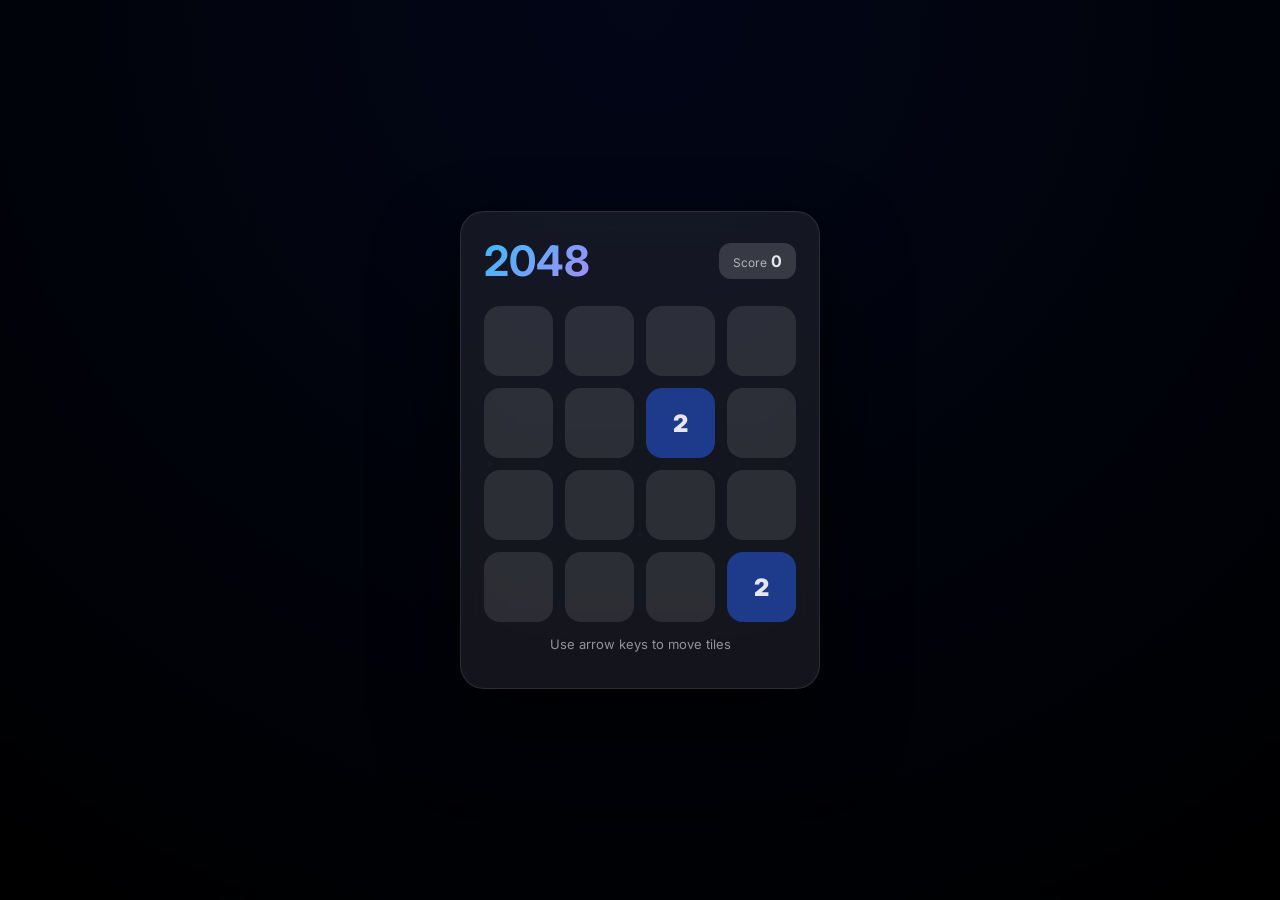
<file: projects/2048-puzzle/index.html>
<!DOCTYPE html>
<html lang="en">
<head>
  <meta charset="UTF-8" />
  <title>2048 – Luxury Edition</title>
  <link rel="stylesheet" href="style.css" />
  <link href="https://fonts.googleapis.com/css2?family=Inter:wght@500;700;900&display=swap" rel="stylesheet">
</head>
<body>

<div class="app">
  <header>
    <h1>2048</h1>
    <div class="score-box">
      <span>Score</span>
      <strong id="score">0</strong>
    </div>
  </header>

  <div class="board" id="board"></div>

  <p class="hint">Use arrow keys to move tiles</p>
</div>

<script src="script.js"></script>
</body>
</html>
</file>
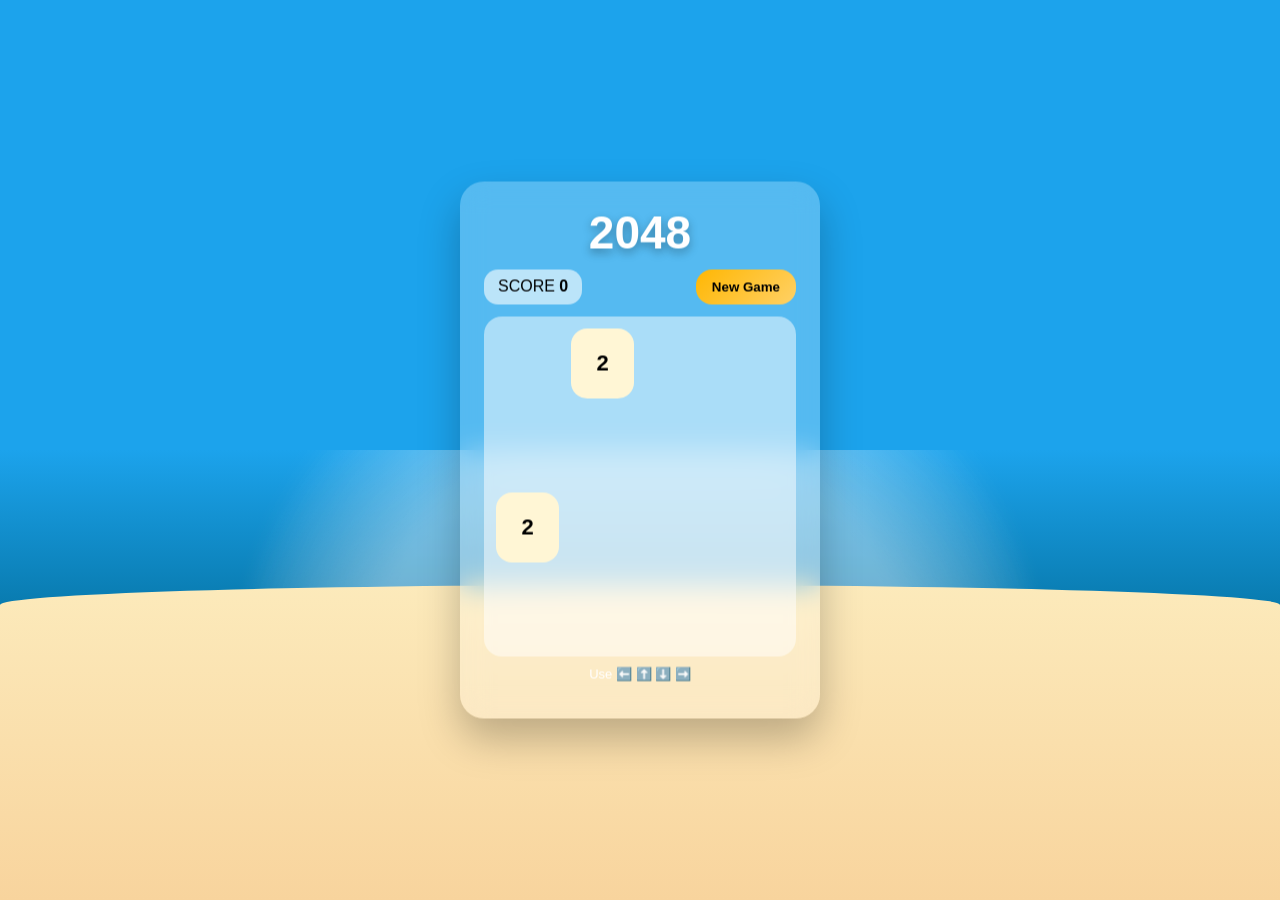
<file: projects/2048/index.html>
<!DOCTYPE html>
<html lang="en">
<head>
  <meta charset="UTF-8" />
  <title>2048 Game</title>
  <link rel="stylesheet" href="style.css" />
</head>
<body>

  <!-- SEA BACKGROUND -->
  <div class="sea">
    <div class="wave wave1"></div>
    <div class="wave wave2"></div>
    <div class="wave wave3"></div>
  </div>

  <!-- SAND -->
  <div class="sand"></div>

  <!-- GAME -->
  <div class="app">
    <h1>2048</h1>

    <div class="top-bar">
      <div class="score">
        <span>SCORE</span>
        <b id="score">0</b>
      </div>
      <button id="restart">New Game</button>
    </div>

    <div class="board" id="board"></div>
    <p class="hint">Use ⬅️ ⬆️ ⬇️ ➡️</p>
  </div>

  <script src="script.js"></script>
</body>
</html>
</file>
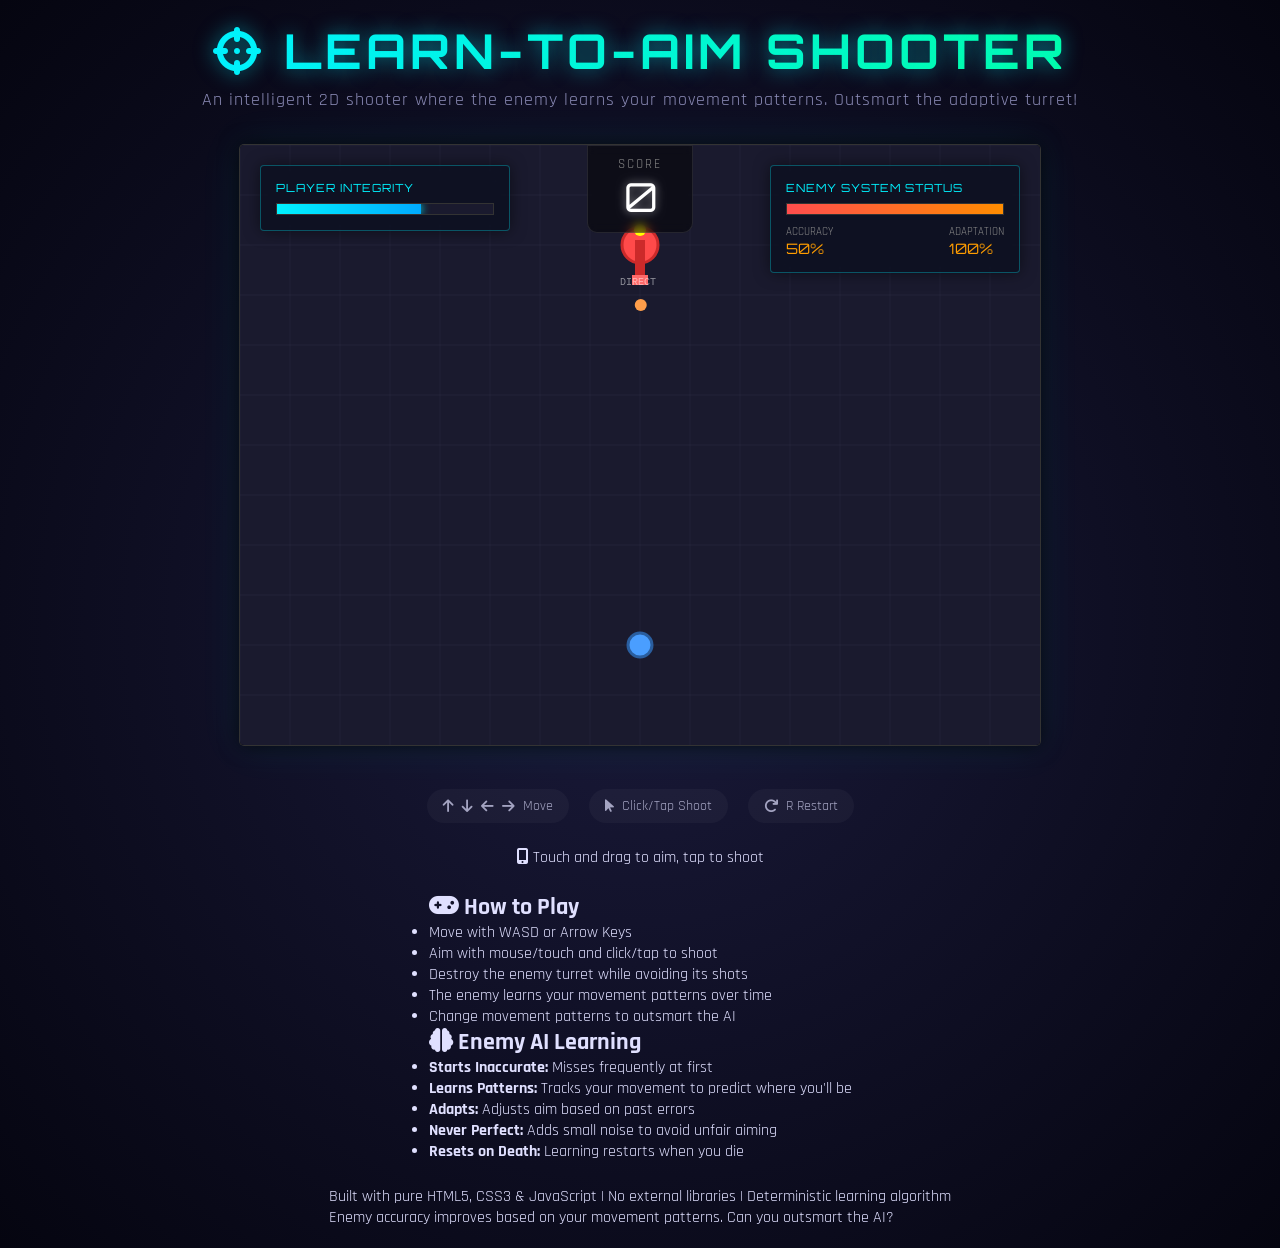
<file: projects/2dshooter/index.html>
<!DOCTYPE html>
<html lang="en">

<head>
    <meta charset="UTF-8">
    <meta name="viewport" content="width=device-width, initial-scale=1.0">
    <title>Learn-to-Aim Shooter | Intelligent 2D Shooter</title>
    <link rel="stylesheet" href="style.css">
    <link rel="stylesheet" href="https://cdnjs.cloudflare.com/ajax/libs/font-awesome/6.4.0/css/all.min.css">
</head>

<body>
    <div class="game-container">
        <header>
            <h1><i class="fas fa-crosshairs"></i> Learn-to-Aim Shooter</h1>
            <p class="subtitle">An intelligent 2D shooter where the enemy learns your movement patterns. Outsmart the
                adaptive turret!</p>
        </header>

        <div class="game-wrapper">
            <canvas id="gameCanvas"></canvas>

            <!-- NEW HUD OVERLAY -->
            <div id="ui-layer">
                <div class="hud-top-bar">
                    <div class="hud-group" id="player-stats">
                        <div class="hud-label">PLAYER INTEGRITY</div>
                        <div class="health-bar-container">
                            <div id="player-health-fill" class="health-fill" style="width: 100%;"></div>
                        </div>
                    </div>

                    <div class="hud-center">
                        <div class="score-display">
                            <span class="score-label">SCORE</span>
                            <span id="score-value">0</span>
                        </div>
                    </div>

                    <div class="hud-group" id="enemy-stats">
                        <div class="hud-label">ENEMY SYSTEM STATUS</div>
                        <div class="health-bar-container enemy-health">
                            <div id="enemy-health-fill" class="health-fill" style="width: 100%;"></div>
                        </div>
                        <div class="enemy-metrics">
                            <div class="metric">
                                <span>ACCURACY</span>
                                <span id="enemy-accuracy" class="metric-val">0%</span>
                            </div>
                            <div class="metric">
                                <span>ADAPTATION</span>
                                <span id="enemy-learning" class="metric-val">0%</span>
                            </div>
                        </div>
                    </div>
                </div>

                <div id="game-over-screen" class="hidden">
                    <h2 class="glitch-text">SYSTEM FAILURE</h2>
                    <div class="final-score">FINAL SCORE: <span id="final-score-val">0</span></div>
                    <button id="restart-btn" class="cyber-btn">REBOOT SYSTEM (R)</button>
                </div>
            </div>
        </div>

        <div class="controls">
            <div class="control-item"><i class="fas fa-arrow-up"></i> <i class="fas fa-arrow-down"></i> <i
                    class="fas fa-arrow-left"></i> <i class="fas fa-arrow-right"></i> Move</div>
            <div class="control-item"><i class="fas fa-mouse-pointer"></i> Click/Tap Shoot</div>
            <div class="control-item"><i class="fas fa-redo"></i> R Restart</div>
        </div>

        <div class="mobile-note">
            <i class="fas fa-mobile-alt"></i> Touch and drag to aim, tap to shoot
        </div>

        <div class="game-info">
            <div class="info-panel how-to-play">
                <h2><i class="fas fa-gamepad"></i> How to Play</h2>
                <ul>
                    <li>Move with WASD or Arrow Keys</li>
                    <li>Aim with mouse/touch and click/tap to shoot</li>
                    <li>Destroy the enemy turret while avoiding its shots</li>
                    <li>The enemy learns your movement patterns over time</li>
                    <li>Change movement patterns to outsmart the AI</li>
                </ul>
            </div>

            <div class="info-panel learning-explanation">
                <h2><i class="fas fa-brain"></i> Enemy AI Learning</h2>
                <ul>
                    <li><strong>Starts Inaccurate:</strong> Misses frequently at first</li>
                    <li><strong>Learns Patterns:</strong> Tracks your movement to predict where you'll be</li>
                    <li><strong>Adapts:</strong> Adjusts aim based on past errors</li>
                    <li><strong>Never Perfect:</strong> Adds small noise to avoid unfair aiming</li>
                    <li><strong>Resets on Death:</strong> Learning restarts when you die</li>
                </ul>
            </div>
        </div>

        <footer>
            <p>Built with pure HTML5, CSS3 & JavaScript | No external libraries | Deterministic learning algorithm</p>
            <p>Enemy accuracy improves based on your movement patterns. Can you outsmart the AI?</p>
        </footer>
    </div>

    <!-- JavaScript Files -->
    <script src="constants.js"></script>
    <script src="utils.js"></script>
    <script src="player.js"></script>
    <script src="enemy.js"></script>
    <script src="game.js"></script>
</body>

</html>
</file>
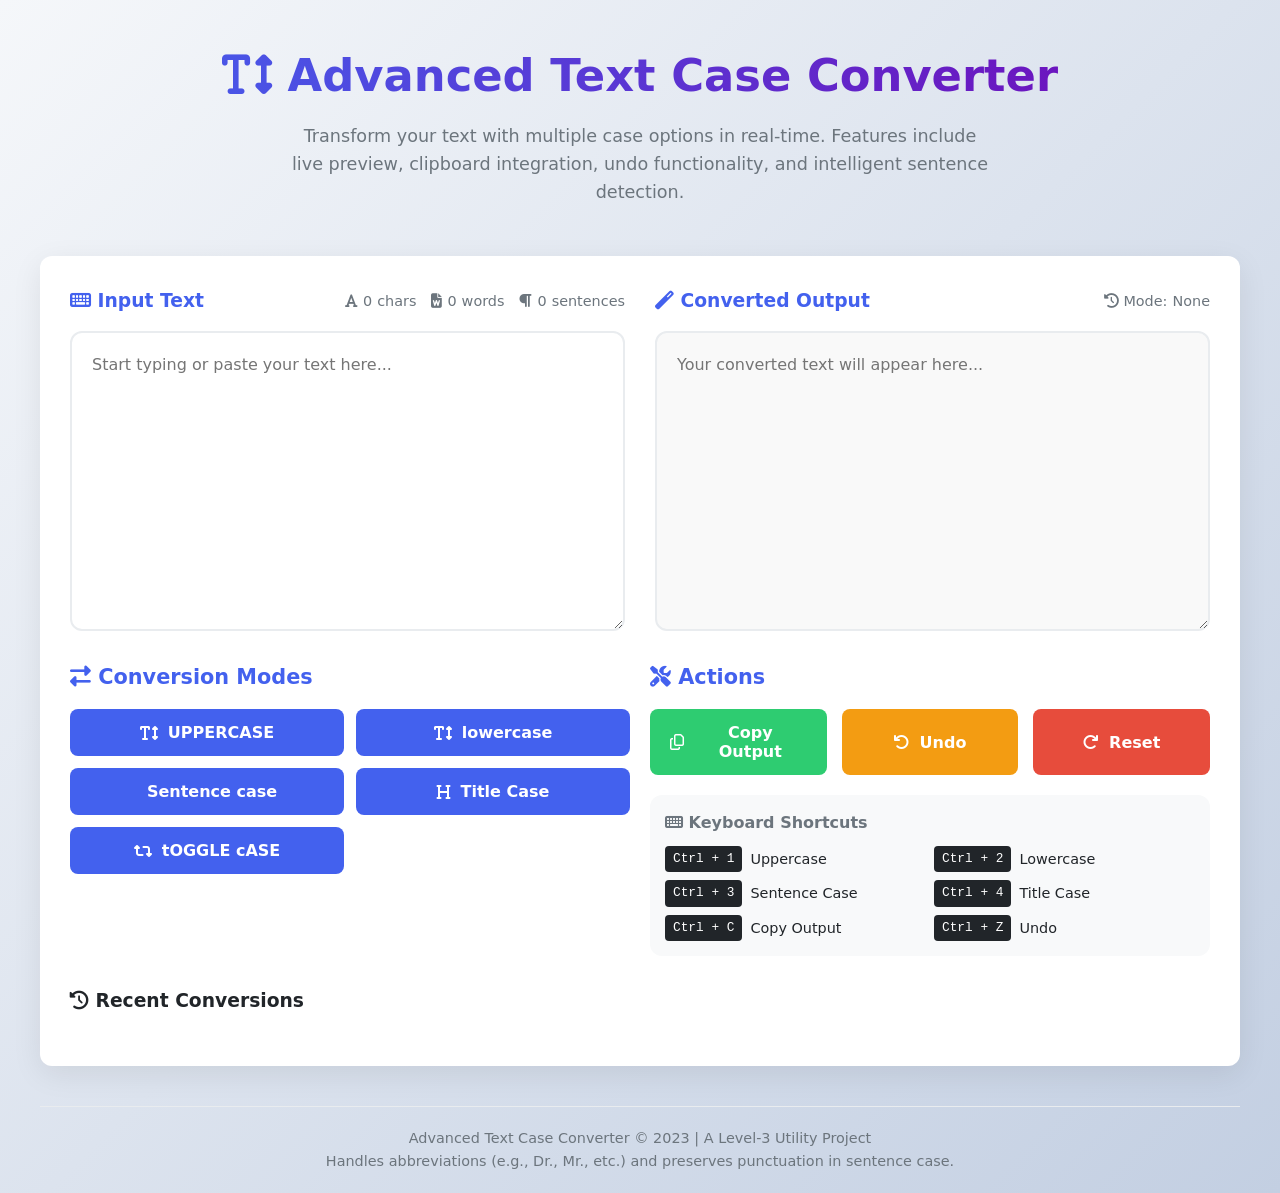
<file: projects/advanced-text-case-converter/index.html>
<!DOCTYPE html>
<html lang="en">
<head>
    <meta charset="UTF-8">
    <meta name="viewport" content="width=device-width, initial-scale=1.0">
    <title>Advanced Text Case Converter</title>
    <link rel="stylesheet" href="https://cdnjs.cloudflare.com/ajax/libs/font-awesome/6.4.0/css/all.min.css">
    <link href="style.css" rel="stylesheet">
</head>
<body>
    <div class="container">
        <header>
            <h1><i class="fas fa-text-height"></i> Advanced Text Case Converter</h1>
            <p class="subtitle">Transform your text with multiple case options in real-time. Features include live preview, clipboard integration, undo functionality, and intelligent sentence detection.</p>
        </header>

        <main>
            <div class="app-card">
                <div class="main-grid">
                    <div class="text-area-container">
                        <div class="text-area-label">
                            <h3><i class="fas fa-keyboard"></i> Input Text</h3>
                            <div class="stats">
                                <div class="stat-item" id="charCount">
                                    <i class="fas fa-font"></i> <span>0</span> chars
                                </div>
                                <div class="stat-item" id="wordCount">
                                    <i class="fas fa-file-word"></i> <span>0</span> words
                                </div>
                                <div class="stat-item" id="sentenceCount">
                                    <i class="fas fa-paragraph"></i> <span>0</span> sentences
                                </div>
                            </div>
                        </div>
                        <textarea id="inputText" placeholder="Start typing or paste your text here..."></textarea>
                    </div>
                    
                    <div class="text-area-container">
                        <div class="text-area-label">
                            <h3><i class="fas fa-magic"></i> Converted Output</h3>
                            <div class="stats">
                                <div class="stat-item">
                                    <i class="fas fa-history"></i> Mode: <span id="currentMode">None</span>
                                </div>
                            </div>
                        </div>
                        <textarea id="outputText" readonly placeholder="Your converted text will appear here..."></textarea>
                    </div>
                </div>

                <div class="controls-section">
                    <div class="controls-group">
                        <h3><i class="fas fa-exchange-alt"></i> Conversion Modes</h3>
                        <div class="case-buttons">
                            <button class="btn btn-primary" data-mode="uppercase">
                                <i class="fas fa-text-height"></i> UPPERCASE
                            </button>
                            <button class="btn btn-primary" data-mode="lowercase">
                                <i class="fas fa-text-height"></i> lowercase
                            </button>
                            <button class="btn btn-primary" data-mode="sentence">
                                <i class="fas fa-sentence"></i> Sentence case
                            </button>
                            <button class="btn btn-primary" data-mode="title">
                                <i class="fas fa-heading"></i> Title Case
                            </button>
                            <button class="btn btn-primary" data-mode="toggle">
                                <i class="fas fa-retweet"></i> tOGGLE cASE
                            </button>
                        </div>
                    </div>
                    
                    <div class="controls-group">
                        <h3><i class="fas fa-tools"></i> Actions</h3>
                        <div class="action-buttons">
                            <button class="btn btn-success" id="copyBtn">
                                <i class="far fa-copy"></i> Copy Output
                            </button>
                            <button class="btn btn-warning" id="undoBtn">
                                <i class="fas fa-undo"></i> Undo
                            </button>
                            <button class="btn btn-danger" id="resetBtn">
                                <i class="fas fa-redo"></i> Reset
                            </button>
                        </div>
                        
                        <div class="shortcuts">
                            <h4><i class="fas fa-keyboard"></i> Keyboard Shortcuts</h4>
                            <div class="shortcut-list">
                                <div class="shortcut-item">
                                    <span class="shortcut-key">Ctrl + 1</span> Uppercase
                                </div>
                                <div class="shortcut-item">
                                    <span class="shortcut-key">Ctrl + 2</span> Lowercase
                                </div>
                                <div class="shortcut-item">
                                    <span class="shortcut-key">Ctrl + 3</span> Sentence Case
                                </div>
                                <div class="shortcut-item">
                                    <span class="shortcut-key">Ctrl + 4</span> Title Case
                                </div>
                                <div class="shortcut-item">
                                    <span class="shortcut-key">Ctrl + C</span> Copy Output
                                </div>
                                <div class="shortcut-item">
                                    <span class="shortcut-key">Ctrl + Z</span> Undo
                                </div>
                            </div>
                        </div>
                    </div>
                </div>
                
                <div class="history-section">
                    <h3><i class="fas fa-history"></i> Recent Conversions</h3>
                    <div class="history-list" id="historyList">
                        <!-- History items will be added here dynamically -->
                    </div>
                </div>
            </div>
        </main>
        
        <footer class="footer">
            <p>Advanced Text Case Converter &copy; 2023 | A Level-3 Utility Project</p>
            <p>Handles abbreviations (e.g., Dr., Mr., etc.) and preserves punctuation in sentence case.</p>
        </footer>
    </div>

    <div id="notification" class="notification"></div>

  <script src="script.js"></script>
</body>
</html>
</file>
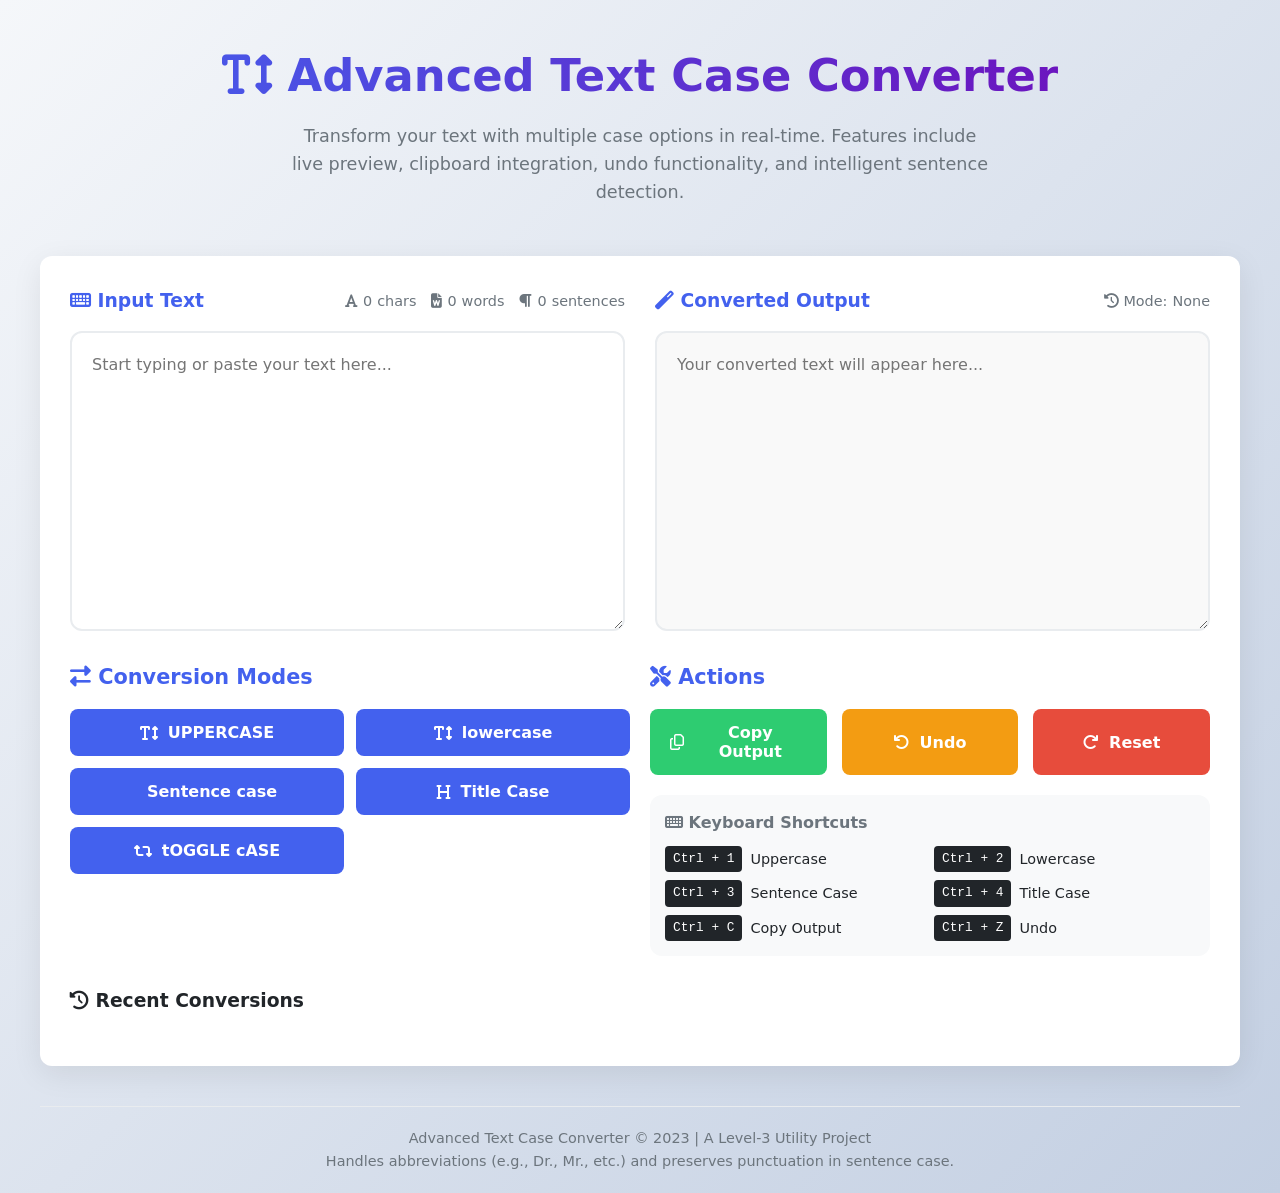
<file: projects/Advanced_TextCaseConverter_live_processing_clipboard_integration/index.html>
<!DOCTYPE html>
<html lang="en">
<head>
    <meta charset="UTF-8">
    <meta name="viewport" content="width=device-width, initial-scale=1.0">
    <title>Advanced Text Case Converter</title>
    <link rel="stylesheet" href="https://cdnjs.cloudflare.com/ajax/libs/font-awesome/6.4.0/css/all.min.css">
    <link rel="stylesheet" href="style.css">
</head>
<body>
    <div class="container">
        <header>
            <h1><i class="fas fa-text-height"></i> Advanced Text Case Converter</h1>
            <p class="subtitle">Transform your text with multiple case options in real-time. Features include live preview, clipboard integration, undo functionality, and intelligent sentence detection.</p>
        </header>

        <main>
            <div class="app-card">
                <div class="main-grid">
                    <div class="text-area-container">
                        <div class="text-area-label">
                            <h3><i class="fas fa-keyboard"></i> Input Text</h3>
                            <div class="stats">
                                <div class="stat-item" id="charCount">
                                    <i class="fas fa-font"></i> <span>0</span> chars
                                </div>
                                <div class="stat-item" id="wordCount">
                                    <i class="fas fa-file-word"></i> <span>0</span> words
                                </div>
                                <div class="stat-item" id="sentenceCount">
                                    <i class="fas fa-paragraph"></i> <span>0</span> sentences
                                </div>
                            </div>
                        </div>
                        <textarea id="inputText" placeholder="Start typing or paste your text here..."></textarea>
                    </div>
                    
                    <div class="text-area-container">
                        <div class="text-area-label">
                            <h3><i class="fas fa-magic"></i> Converted Output</h3>
                            <div class="stats">
                                <div class="stat-item">
                                    <i class="fas fa-history"></i> Mode: <span id="currentMode">None</span>
                                </div>
                            </div>
                        </div>
                        <textarea id="outputText" readonly placeholder="Your converted text will appear here..."></textarea>
                    </div>
                </div>

                <div class="controls-section">
                    <div class="controls-group">
                        <h3><i class="fas fa-exchange-alt"></i> Conversion Modes</h3>
                        <div class="case-buttons">
                            <button class="btn btn-primary" data-mode="uppercase">
                                <i class="fas fa-text-height"></i> UPPERCASE
                            </button>
                            <button class="btn btn-primary" data-mode="lowercase">
                                <i class="fas fa-text-height"></i> lowercase
                            </button>
                            <button class="btn btn-primary" data-mode="sentence">
                                <i class="fas fa-sentence"></i> Sentence case
                            </button>
                            <button class="btn btn-primary" data-mode="title">
                                <i class="fas fa-heading"></i> Title Case
                            </button>
                            <button class="btn btn-primary" data-mode="toggle">
                                <i class="fas fa-retweet"></i> tOGGLE cASE
                            </button>
                        </div>
                    </div>
                    
                    <div class="controls-group">
                        <h3><i class="fas fa-tools"></i> Actions</h3>
                        <div class="action-buttons">
                            <button class="btn btn-success" id="copyBtn">
                                <i class="far fa-copy"></i> Copy Output
                            </button>
                            <button class="btn btn-warning" id="undoBtn">
                                <i class="fas fa-undo"></i> Undo
                            </button>
                            <button class="btn btn-danger" id="resetBtn">
                                <i class="fas fa-redo"></i> Reset
                            </button>
                        </div>
                        
                        <div class="shortcuts">
                            <h4><i class="fas fa-keyboard"></i> Keyboard Shortcuts</h4>
                            <div class="shortcut-list">
                                <div class="shortcut-item">
                                    <span class="shortcut-key">Ctrl + 1</span> Uppercase
                                </div>
                                <div class="shortcut-item">
                                    <span class="shortcut-key">Ctrl + 2</span> Lowercase
                                </div>
                                <div class="shortcut-item">
                                    <span class="shortcut-key">Ctrl + 3</span> Sentence Case
                                </div>
                                <div class="shortcut-item">
                                    <span class="shortcut-key">Ctrl + 4</span> Title Case
                                </div>
                                <div class="shortcut-item">
                                    <span class="shortcut-key">Ctrl + C</span> Copy Output
                                </div>
                                <div class="shortcut-item">
                                    <span class="shortcut-key">Ctrl + Z</span> Undo
                                </div>
                            </div>
                        </div>
                    </div>
                </div>
                
                <div class="history-section">
                    <h3><i class="fas fa-history"></i> Recent Conversions</h3>
                    <div class="history-list" id="historyList">
                        <!-- History items will be added here dynamically -->
                    </div>
                </div>
            </div>
        </main>
        
        <footer class="footer">
            <p>Advanced Text Case Converter &copy; 2023 | A Level-3 Utility Project</p>
            <p>Handles abbreviations (e.g., Dr., Mr., etc.) and preserves punctuation in sentence case.</p>
        </footer>
    </div>

    <div id="notification" class="notification"></div>

   <script src="script.js"></script>
</body>
</html>
</file>
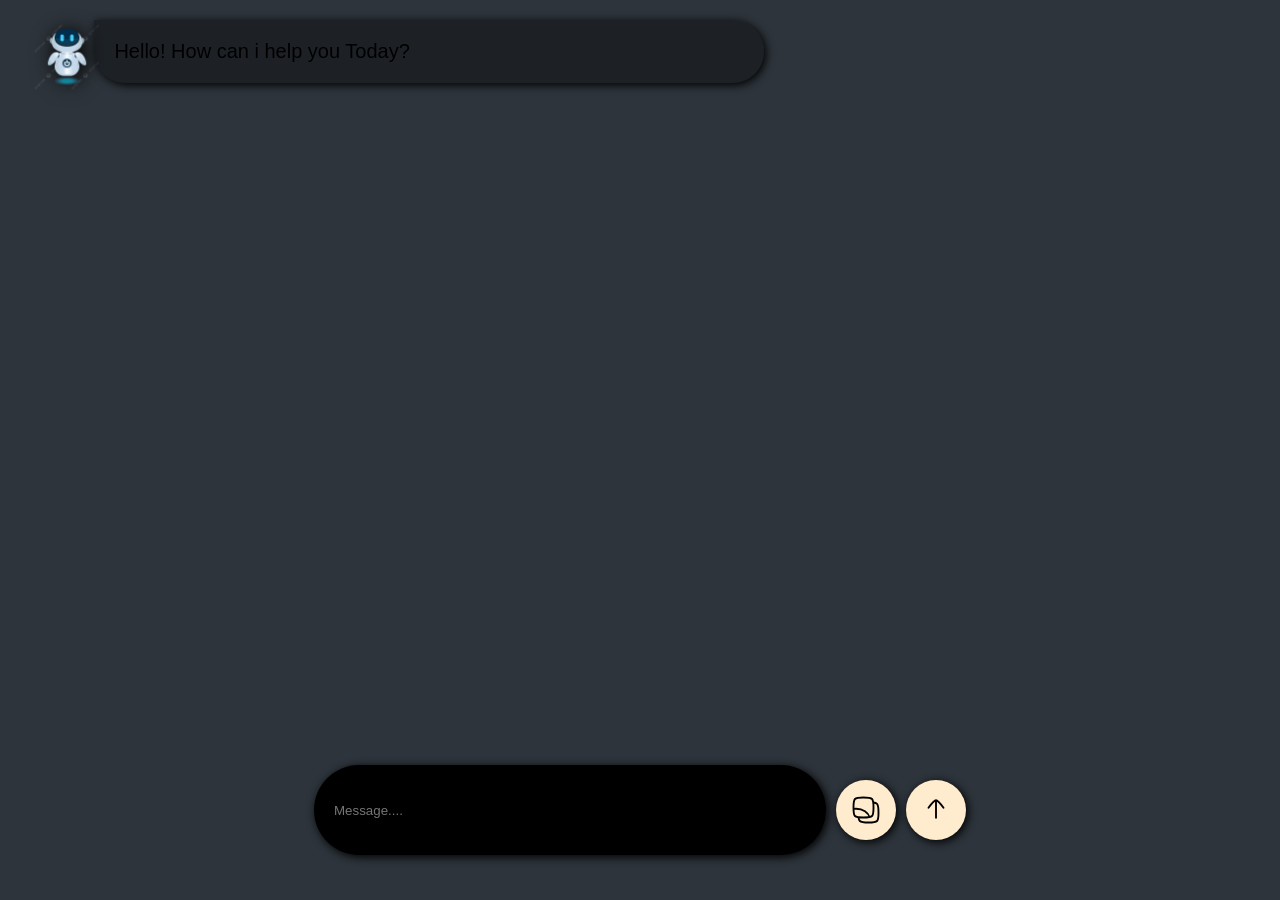
<file: projects/AI-ChatBot/index.html>
<!DOCTYPE html>
<html lang="en">
    <head>
        <meta charset="UTF-8">
        <meta name="viewport" content="width=device-width, intial-scale=1.0">
        <title>AI CHATBOT</title>
        <link rel="stylesheet" href="style.css">
    </head>
    <body>
        <div class="chat-container">
            <div class="ai-chat-box">
                <img src="ai.png" alt="" id="aiImage" width="10%">
                <div class="ai-chat-area">
                    Hello! How can i help you Today?
                </div>
            </div>
        </div>
        <div class="prompt-area">
            <input type="text" id="prompt" placeholder="Message....">
            <button id="image"><img src="img.svg" alt="">
            <input type="file" accept="image/*" hidden></button>
            <button id="submit"><img src="submit.svg" alt=""></button>
        </div>
        <script src="script.js"></script>
    </body>
</html>
</file>
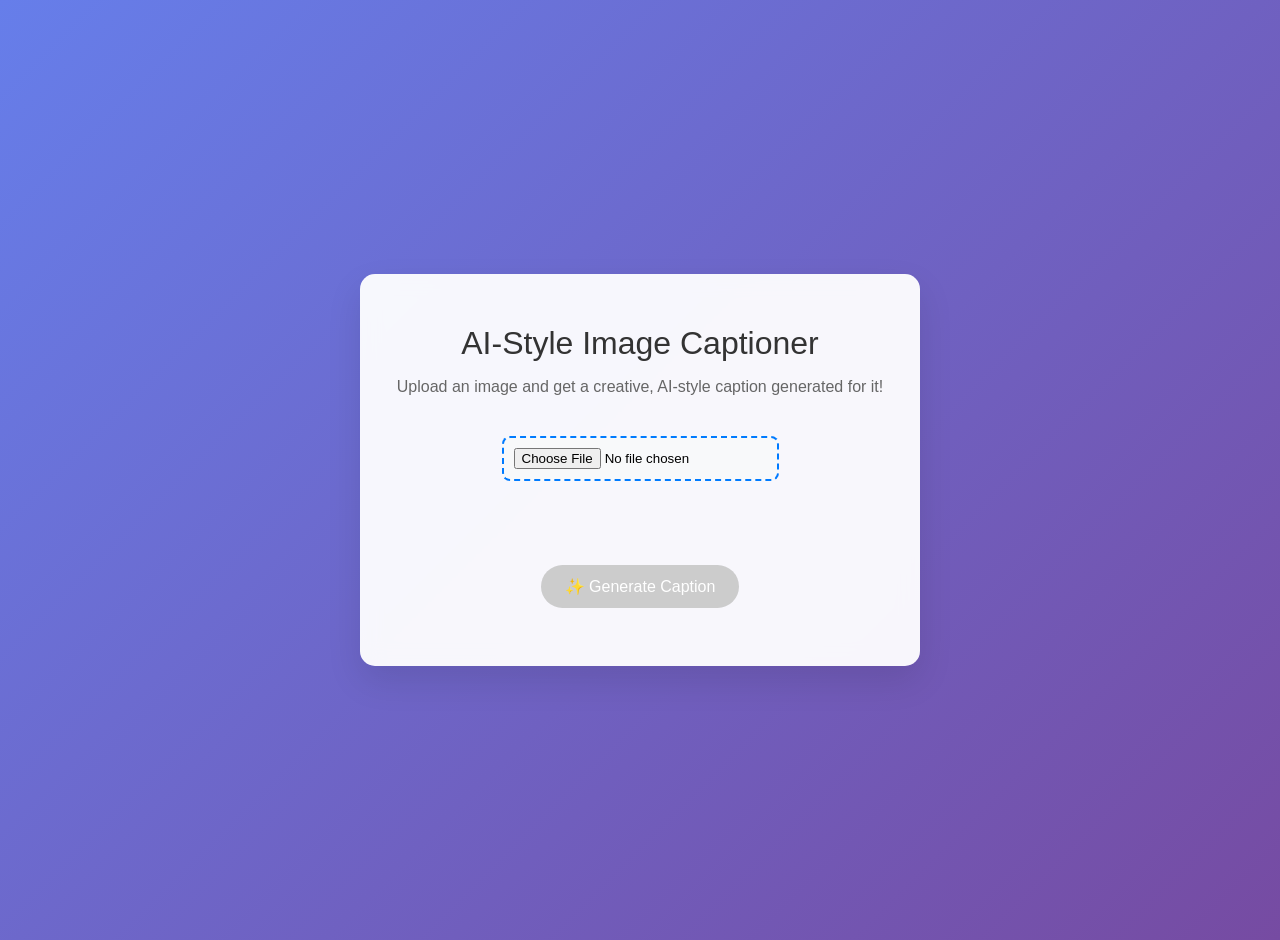
<file: projects/ai-style-image-captioner/index.html>
<!DOCTYPE html>
<html lang="en">
<head>
    <meta charset="UTF-8">
    <meta name="viewport" content="width=device-width, initial-scale=1.0">
    <title>AI-Style Image Captioner</title>
    <link rel="stylesheet" href="style.css">
</head>
<body>
    <div class="container">
        <h1>AI-Style Image Captioner</h1>
        <p>Upload an image and get a creative, AI-style caption generated for it!</p>
        <input type="file" id="imageInput" accept="image/*">
        <br><br>
        <img id="uploadedImage" style="display:none; max-width:100%; height:auto; border-radius:8px;">
        <br><br>
        <button id="generateBtn" disabled>✨ Generate Caption</button>
        <button id="regenerateBtn" style="display:none;">🔄 Regenerate</button>
        <br><br>
        <div id="caption" style="display:none;">
            <h2>Your Caption:</h2>
            <p id="captionText"></p>
            <button id="copyBtn">📋 Copy Caption</button>
        </div>
    </div>
    <script src="script.js"></script>
</body>
</html>
</file>
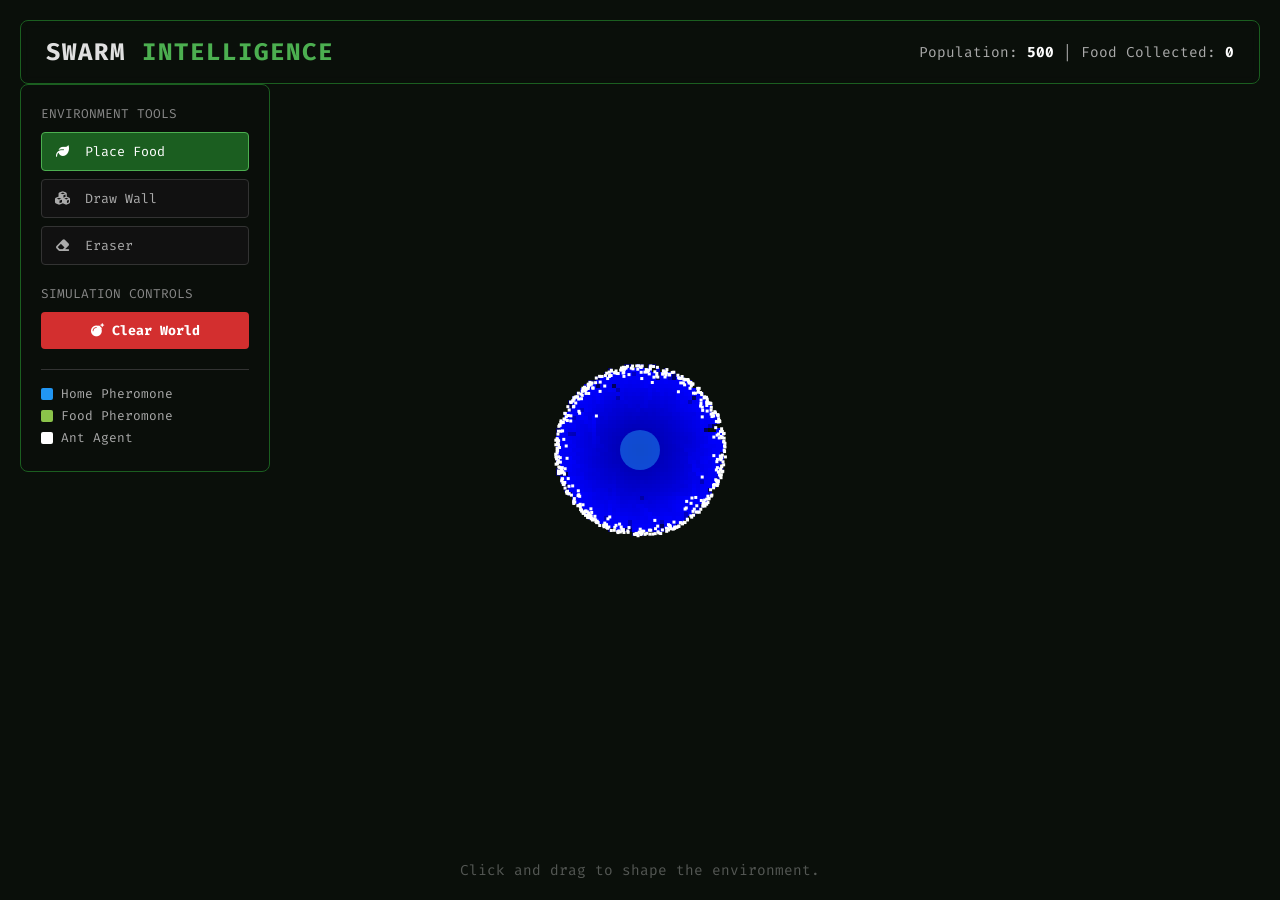
<file: projects/Ant-Pheromone-Colony/index.html>
<!DOCTYPE html>
<html lang="en">
<head>
    <meta charset="UTF-8">
    <meta name="viewport" content="width=device-width, initial-scale=1.0">
    <title>Ant Colony | Swarm Sim</title>
    <link rel="stylesheet" href="style.css">
    <link href="https://fonts.googleapis.com/css2?family=Fira+Code:wght@400;700&display=swap" rel="stylesheet">
    <link rel="stylesheet" href="https://cdnjs.cloudflare.com/ajax/libs/font-awesome/6.4.0/css/all.min.css">
</head>
<body>
    <div class="app-container">
        <canvas id="sim-canvas"></canvas>

        <div class="ui-layer">
            <header>
                <h1>SWARM <span class="highlight">INTELLIGENCE</span></h1>
                <div class="stats">
                    Population: <span id="pop-val">500</span> | 
                    Food Collected: <span id="food-val">0</span>
                </div>
            </header>

            <div class="toolbar">
                <div class="tool-group">
                    <label>Environment Tools</label>
                    <button class="tool-btn active" onclick="setTool('food')" data-tool="food">
                        <i class="fas fa-leaf"></i> Place Food
                    </button>
                    <button class="tool-btn" onclick="setTool('wall')" data-tool="wall">
                        <i class="fas fa-cubes"></i> Draw Wall
                    </button>
                    <button class="tool-btn" onclick="setTool('erase')" data-tool="erase">
                        <i class="fas fa-eraser"></i> Eraser
                    </button>
                </div>
                
                <div class="tool-group">
                    <label>Simulation Controls</label>
                    <button class="btn danger" onclick="clearEnvironment()">
                        <i class="fas fa-bomb"></i> Clear World
                    </button>
                </div>
                
                <div class="legend">
                    <div><span class="color-box home"></span> Home Pheromone</div>
                    <div><span class="color-box food"></span> Food Pheromone</div>
                    <div><span class="color-box ant"></span> Ant Agent</div>
                </div>
            </div>
            
            <div class="hint">Click and drag to shape the environment.</div>
        </div>
    </div>

    <script src="script.js"></script>
</body>
</html>
</file>
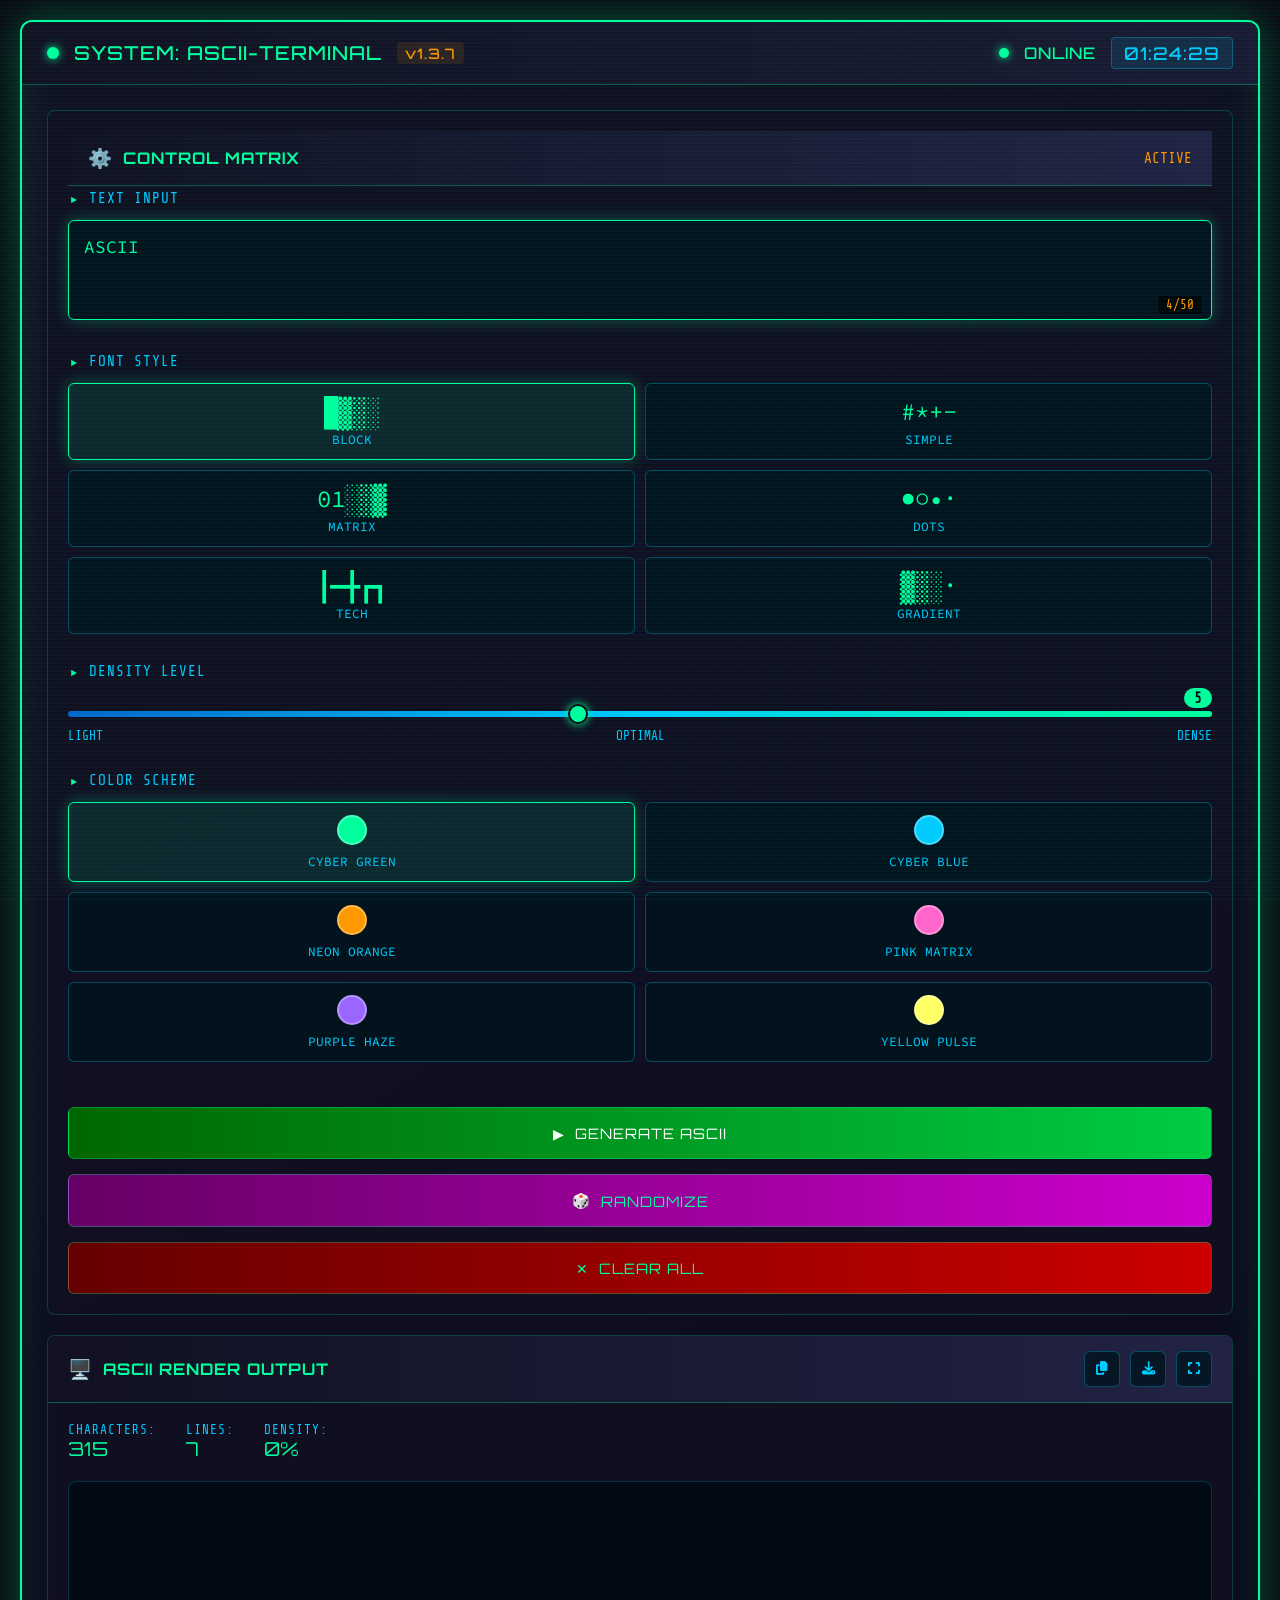
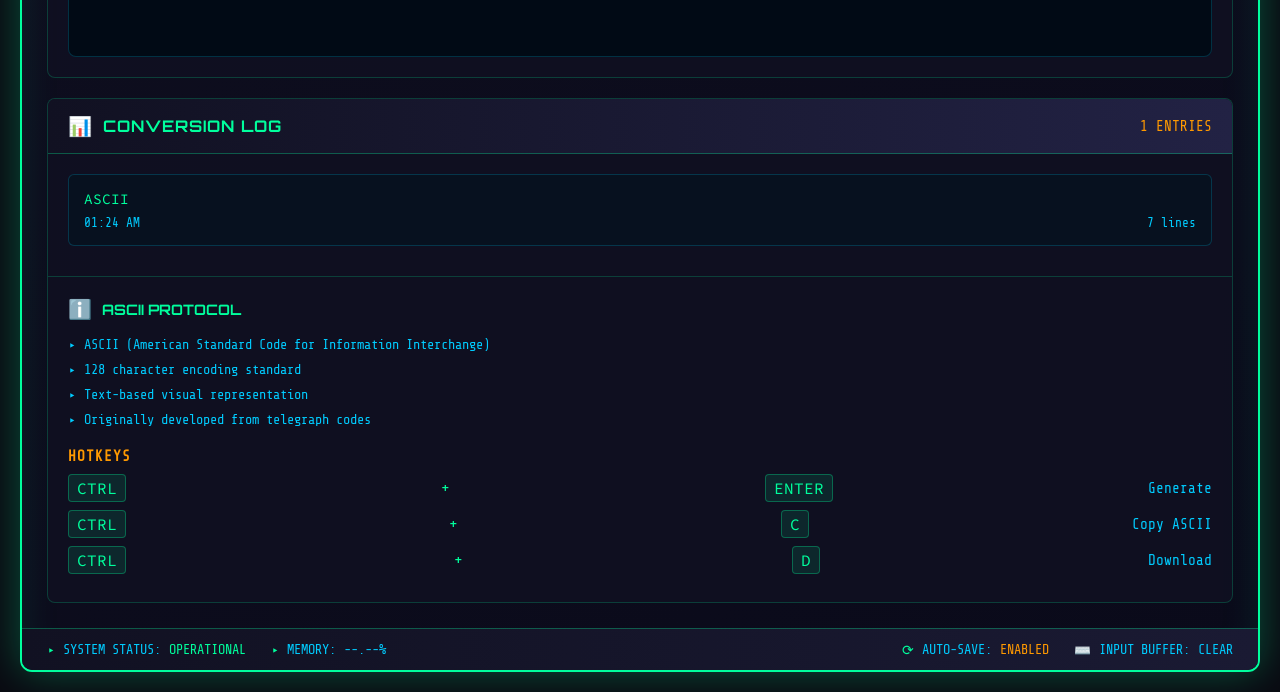
<file: projects/ascii-art-creator/index.html>
<!DOCTYPE html>
<html lang="en">
<head>
    <meta charset="UTF-8">
    <meta name="viewport" content="width=device-width, initial-scale=1.0">
    <title>CRT // ASCII TERMINAL v1.3.7</title>
    <link rel="stylesheet" href="style.css">
    <link rel="stylesheet" href="https://cdnjs.cloudflare.com/ajax/libs/font-awesome/6.4.0/css/all.min.css">
    <link rel="preconnect" href="https://fonts.googleapis.com">
    <link rel="preconnect" href="https://fonts.googleapis.com">
    <link rel="preconnect" href="https://fonts.gstatic.com" crossorigin>
    <link href="https://fonts.googleapis.com/css2?family=Share+Tech+Mono&family=Source+Code+Pro:wght@300;400;500;600;700&family=Orbitron:wght@400;500;600;700&display=swap" rel="stylesheet">
</head>
<body>
    <!-- Scanlines Overlay -->
    <div class="scanlines"></div>
    <div class="glitch-overlay"></div>
    
    <!-- Main Container -->
    <div class="terminal-container">
        <!-- CRT Frame -->
        <div class="crt-frame">
            <!-- Terminal Header -->
            <div class="terminal-header">
                <div class="header-left">
                    <span class="pulse-dot"></span>
                    <span class="sys-label">SYSTEM: ASCII-TERMINAL</span>
                    <span class="ver-label">v1.3.7</span>
                </div>
                <div class="header-right">
                    <span class="status-led online"></span>
                    <span class="status-text">ONLINE</span>
                    <span class="time-display" id="timeDisplay">--:--:--</span>
                </div>
            </div>
            
            <!-- Main Grid -->
            <div class="main-grid">
                <!-- Left Panel: Controls -->
                <div class="panel control-panel">
                    <div class="panel-header">
                        <h3 class="panel-title">
                            <span class="title-icon">⚙️</span>
                            CONTROL MATRIX
                        </h3>
                        <div class="panel-status">
                            <span class="blink">ACTIVE</span>
                        </div>
                    </div>
                    
                    <div class="input-group">
                        <label class="input-label">
                            <span class="label-icon">▸</span>
                            TEXT INPUT
                        </label>
                        <div class="input-wrapper">
                            <textarea 
                                id="textInput" 
                                class="terminal-input"
                                placeholder="ENTER TEXT FOR CONVERSION..."
                                maxlength="50"
                                autofocus
                            >ASCII</textarea>
                            <div class="input-chars">
                                <span id="charCount">4</span>/50
                            </div>
                        </div>
                    </div>
                    
                    <div class="input-group">
                        <label class="input-label">
                            <span class="label-icon">▸</span>
                            FONT STYLE
                        </label>
                        <div class="font-grid" id="fontSelector">
                            <!-- Font options will be generated by JS -->
                        </div>
                    </div>
                    
                    <div class="input-group">
                        <label class="input-label">
                            <span class="label-icon">▸</span>
                            DENSITY LEVEL
                        </label>
                        <div class="slider-container">
                            <input type="range" id="densitySlider" min="1" max="10" value="5" class="cyber-slider">
                            <div class="slider-labels">
                                <span>LIGHT</span>
                                <span>OPTIMAL</span>
                                <span>DENSE</span>
                            </div>
                            <div class="slider-value" id="densityValue">5</div>
                        </div>
                    </div>
                    
                    <div class="input-group">
                        <label class="input-label">
                            <span class="label-icon">▸</span>
                            COLOR SCHEME
                        </label>
                        <div class="color-grid" id="colorSelector">
                            <!-- Color options will be generated by JS -->
                        </div>
                    </div>
                    
                    <div class="button-group">
                        <button id="generateBtn" class="cyber-button primary">
                            <span class="btn-icon">▶</span>
                            <span class="btn-text">GENERATE ASCII</span>
                            <span class="btn-pulse"></span>
                        </button>
                        
                        <button id="randomBtn" class="cyber-button secondary">
                            <span class="btn-icon">🎲</span>
                            <span class="btn-text">RANDOMIZE</span>
                        </button>
                        
                        <button id="clearBtn" class="cyber-button danger">
                            <span class="btn-icon">✕</span>
                            <span class="btn-text">CLEAR ALL</span>
                        </button>
                    </div>
                </div>
                
                <!-- Center Panel: ASCII Output -->
                <div class="panel output-panel">
                    <div class="panel-header">
                        <h3 class="panel-title">
                            <span class="title-icon">🖥️</span>
                            ASCII RENDER OUTPUT
                        </h3>
                        <div class="panel-controls">
                            <button class="icon-btn" id="copyBtn" title="Copy to clipboard">
                                <i class="fas fa-copy"></i>
                            </button>
                            <button class="icon-btn" id="downloadBtn" title="Download as .txt">
                                <i class="fas fa-download"></i>
                            </button>
                            <button class="icon-btn" id="fullscreenBtn" title="Toggle fullscreen">
                                <i class="fas fa-expand"></i>
                            </button>
                        </div>
                    </div>
                    
                    <div class="ascii-output-container">
                        <div class="output-header">
                            <div class="output-stats">
                                <span class="stat">
                                    <span class="stat-label">CHARACTERS:</span>
                                    <span class="stat-value" id="charOutput">0</span>
                                </span>
                                <span class="stat">
                                    <span class="stat-label">LINES:</span>
                                    <span class="stat-value" id="lineOutput">0</span>
                                </span>
                                <span class="stat">
                                    <span class="stat-label">DENSITY:</span>
                                    <span class="stat-value" id="densityOutput">0%</span>
                                </span>
                            </div>
                        </div>
                        
                        <div class="ascii-display" id="asciiOutput">
                            <div class="ascii-placeholder">
                                <div class="placeholder-grid">
                                    <pre class="ascii-preview">
   _____   _____   _____   _____ 
  / ____| / ____| / ____| / ____|
 | (___  | (___  | (___  | (___  
  \___ \  \___ \  \___ \  \___ \ 
  ____) | ____) | ____) | ____) |
 |_____/ |_____/ |_____/ |_____/ 
                                 
 ██████╗ ██████╗ ██████╗ ██████╗ 
██╔════╝██╔═══██╗██╔══██╗██╔══██╗
██║     ██║   ██║██████╔╝██████╔╝
██║     ██║   ██║██╔══██╗██╔══██╗
╚██████╗╚██████╔╝██║  ██║██║  ██║
 ╚═════╝ ╚═════╝ ╚═╝  ╚═╝╚═╝  ╚═╝
                                    </pre>
                                </div>
                                <div class="placeholder-text">
                                    <span class="blink-cursor">▌</span> READY FOR INPUT
                                </div>
                            </div>
                        </div>
                    </div>
                </div>
                
                <!-- Right Panel: History & Info -->
                <div class="panel history-panel">
                    <div class="panel-header">
                        <h3 class="panel-title">
                            <span class="title-icon">📊</span>
                            CONVERSION LOG
                        </h3>
                        <div class="panel-status">
                            <span id="logCount">0</span> ENTRIES
                        </div>
                    </div>
                    
                    <div class="history-list" id="historyList">
                        <div class="history-empty">
                            <div class="empty-icon">∅</div>
                            <div class="empty-text">NO CONVERSIONS YET</div>
                            <div class="empty-subtext">Generate ASCII to populate log</div>
                        </div>
                    </div>
                    
                    <div class="info-panel">
                        <h4 class="info-title">
                            <span class="title-icon">ℹ️</span>
                            ASCII PROTOCOL
                        </h4>
                        <div class="info-content">
                            <div class="info-item">
                                <span class="info-icon">▸</span>
                                ASCII (American Standard Code for Information Interchange)
                            </div>
                            <div class="info-item">
                                <span class="info-icon">▸</span>
                                128 character encoding standard
                            </div>
                            <div class="info-item">
                                <span class="info-icon">▸</span>
                                Text-based visual representation
                            </div>
                            <div class="info-item">
                                <span class="info-icon">▸</span>
                                Originally developed from telegraph codes
                            </div>
                        </div>
                        
                        <div class="hotkeys">
                            <h5 class="hotkeys-title">HOTKEYS</h5>
                            <div class="hotkey-item">
                                <kbd>CTRL</kbd> + <kbd>ENTER</kbd>
                                <span>Generate</span>
                            </div>
                            <div class="hotkey-item">
                                <kbd>CTRL</kbd> + <kbd>C</kbd>
                                <span>Copy ASCII</span>
                            </div>
                            <div class="hotkey-item">
                                <kbd>CTRL</kbd> + <kbd>D</kbd>
                                <span>Download</span>
                            </div>
                        </div>
                    </div>
                </div>
            </div>
            
            <!-- Terminal Footer -->
            <div class="terminal-footer">
                <div class="footer-left">
                    <span class="footer-item">
                        <span class="footer-icon">▸</span>
                        SYSTEM STATUS: <span class="status-ok">OPERATIONAL</span>
                    </span>
                    <span class="footer-item">
                        <span class="footer-icon">▸</span>
                        MEMORY: <span id="memoryUsage">--.--%</span>
                    </span>
                </div>
                <div class="footer-right">
                    <span class="footer-item">
                        <span class="footer-icon">⟳</span>
                        AUTO-SAVE: <span class="status-on">ENABLED</span>
                    </span>
                    <span class="footer-item">
                        <span class="footer-icon">⌨️</span>
                        INPUT BUFFER: <span id="bufferStatus">CLEAR</span>
                    </span>
                </div>
            </div>
        </div>
        
        <!-- Modal: Export Options -->
        <div class="modal" id="exportModal">
            <div class="modal-content cyber-modal">
                <div class="modal-header">
                    <h3 class="modal-title">
                        <span class="title-icon">📤</span>
                        EXPORT ASCII ART
                    </h3>
                    <button class="modal-close" id="closeModal">&times;</button>
                </div>
                <div class="modal-body">
                    <div class="export-options">
                        <div class="export-option">
                            <div class="export-icon">
                                <i class="fas fa-file-text"></i>
                            </div>
                            <div class="export-info">
                                <h4>TEXT FILE (.txt)</h4>
                                <p>Plain text format, compatible with all editors</p>
                            </div>
                            <button class="export-btn" data-format="txt">
                                <i class="fas fa-download"></i> DOWNLOAD
                            </button>
                        </div>
                        
                        <div class="export-option">
                            <div class="export-icon">
                                <i class="fas fa-code"></i>
                            </div>
                            <div class="export-info">
                                <h4>HTML SNIPPET</h4>
                                <p>Pre-formatted HTML with &lt;pre&gt; tags</p>
                            </div>
                            <button class="export-btn" data-format="html">
                                <i class="fas fa-code"></i> COPY HTML
                            </button>
                        </div>
                        
                        <div class="export-option">
                            <div class="export-icon">
                                <i class="fas fa-image"></i>
                            </div>
                            <div class="export-info">
                                <h4>IMAGE (PNG)</h4>
                                <p>Rendered as image (coming soon)</p>
                            </div>
                            <button class="export-btn" data-format="png" disabled>
                                <i class="fas fa-lock"></i> LOCKED
                            </button>
                        </div>
                    </div>
                    
                    <div class="export-preview">
                        <h4>PREVIEW</h4>
                        <div class="preview-box" id="exportPreview">
                            <!-- Preview will appear here -->
                        </div>
                    </div>
                </div>
            </div>
        </div>
    </div>
    
    <!-- Audio Elements (optional sound effects) -->
    <audio id="clickSound" preload="auto">
        <source src="https://assets.mixkit.co/sfx/preview/mixkit-select-click-1109.mp3" type="audio/mpeg">
    </audio>
    
    <audio id="generateSound" preload="auto">
        <source src="https://assets.mixkit.co/sfx/preview/mixkit-sci-fi-positive-notification-266.mp3" type="audio/mpeg">
    </audio>

    <script src="script.js"></script>
</body>
</html>
</file>
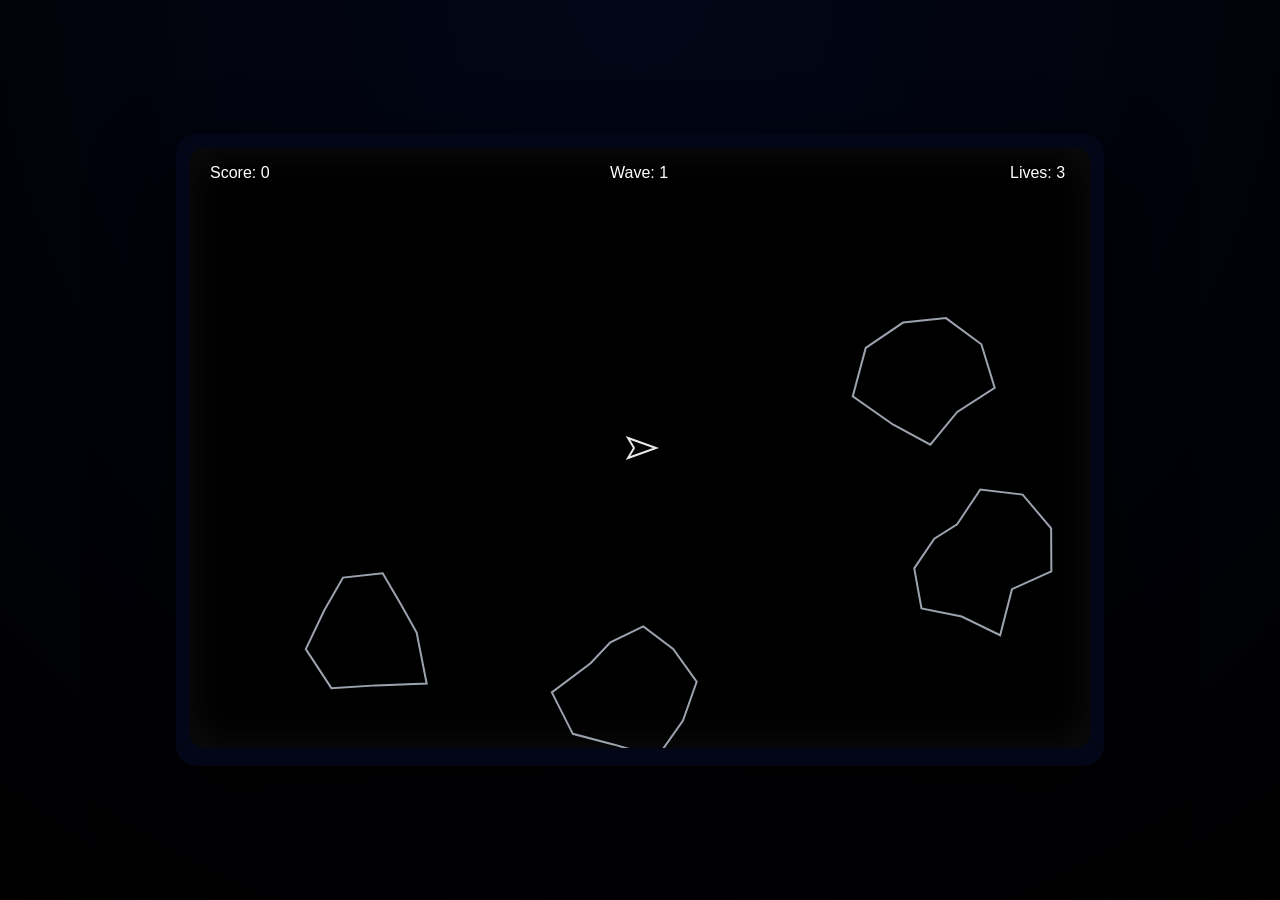
<file: projects/astroid-game/index.html>
<!DOCTYPE html>
<html lang="en">
<head>
  <meta charset="UTF-8" />
  <title>Asteroids – Advanced Edition</title>
  <link rel="stylesheet" href="style.css" />
</head>
<body>

<div class="game-wrapper">
  <canvas id="game" width="900" height="600"></canvas>
</div>

<script src="script.js"></script>
</body>
</html>
</file>
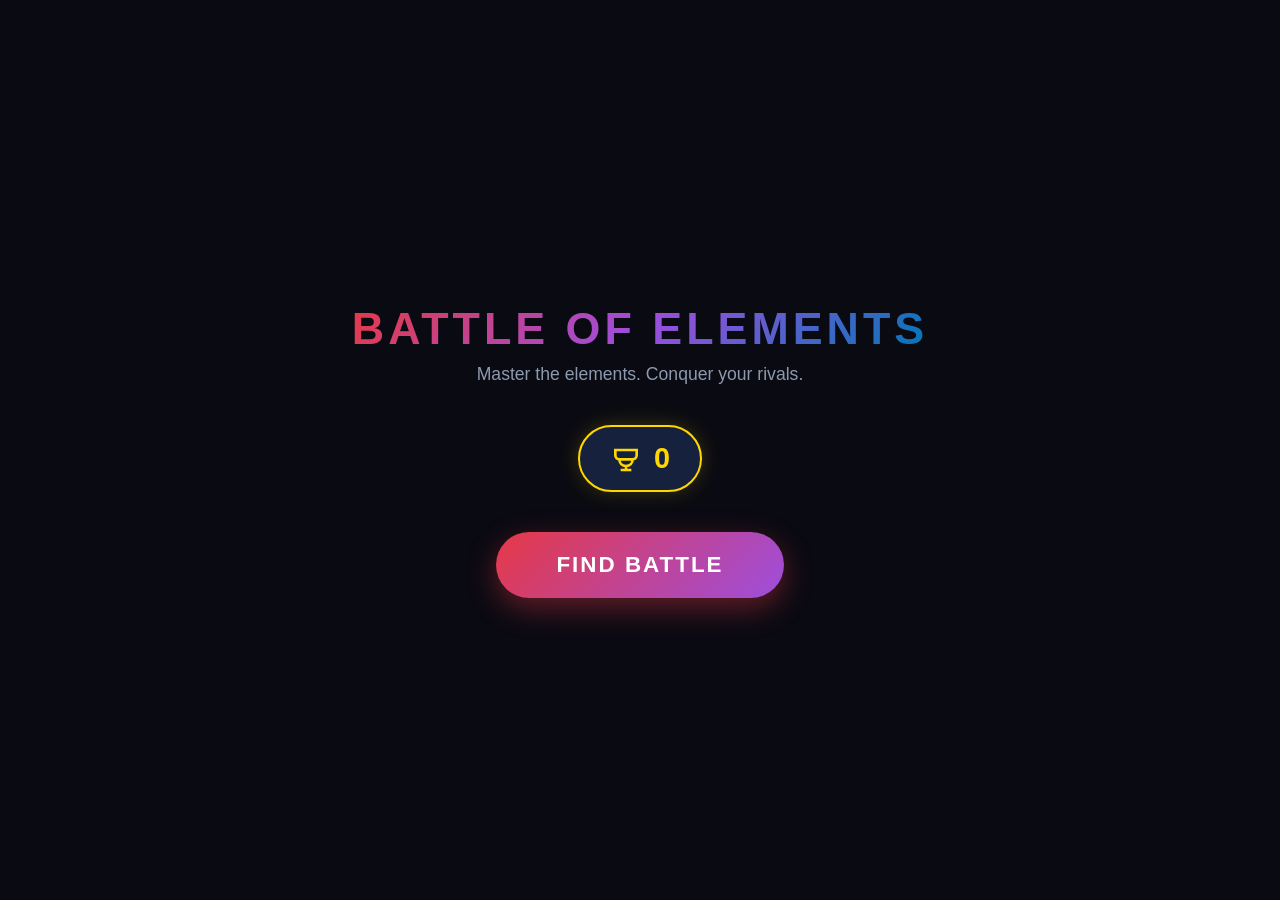
<file: projects/Battle-of-Elements-Game/index.html>
<!DOCTYPE html>
<html lang="en">
<head>
    <meta charset="UTF-8">
    <meta name="viewport" content="width=device-width, initial-scale=1.0">
    <title>Document</title>
    <link rel="stylesheet" href="style.css">
</head>
<body>
    <div class="game-container">
  <!-- Event Page -->
  <div id="eventPage" class="event-page">
    <h1 class="game-title">Battle of Elements</h1>
    <p class="game-subtitle">Master the elements. Conquer your rivals.</p>
    <div class="cups-display">
      <svg class="cup-icon" viewBox="0 0 24 24" fill="none" stroke="currentColor" stroke-width="2">
        <path d="M8 21h8m-4-4v4m-5-8c-1.5 0-3-1-3-3V6h16v4c0 2-1.5 3-3 3m-10 0h10m-10 0c0 3 2 5 5 5s5-2 5-5" stroke="#ffd700" />
      </svg>
      <span id="totalCups" class="cups-count">0</span>
    </div>
    <button class="battle-btn" onclick="startMatchmaking()">Find Battle</button>
  </div>

  <!-- Matchmaking -->
  <div id="matchmaking" class="matchmaking hidden">
    <p class="matchmaking-text">Finding opponent...</p>
    <div class="spinner"></div>
    <div id="matchTimer" class="match-timer">3</div>
  </div>

  <!-- Battle Arena -->
  <div id="battleArena" class="battle-arena hidden">
    <div class="battle-header">
      <div class="round-indicator">Round <span id="roundNumber">1</span></div>
      <div class="score-display">
        <div class="score-item">
          <span>You:</span>
          <span id="playerWins" class="score-value player-score">0</span>
        </div>
        <div class="score-item">
          <span>Opp:</span>
          <span id="opponentWins" class="score-value opponent-score">0</span>
        </div>
      </div>
    </div>

    <!-- Opponent Deck Status -->
    <div class="opponent-deck-area">
      <div class="opponent-deck-label">Opponent Remaining Cards</div>
      <div id="opponentDeckDisplay" class="opponent-deck-cards"></div>
    </div>

    <!-- Slots Area -->
    <div class="slots-area">
      <div id="slotsContainer" class="slots-container"></div>
    </div>

    <!-- Info Area -->
    <div class="info-area">
      <p id="instructionText" class="instruction-text"></p>
      <div id="timerDisplay" class="timer-display hidden"></div>
      <p id="roundResultText" class="round-result-text hidden"></p>
    </div>

    <!-- Player Deck -->
    <div class="deck-area">
      <div class="deck-label">Your Deck</div>
      <div id="deckCards" class="deck-cards"></div>
    </div>
  </div>

  <!-- Final Result -->
  <div id="finalResult" class="final-result hidden">
    <h2 id="finalTitle" class="final-title"></h2>
    <div class="reward-box">
      <svg class="cup-icon" viewBox="0 0 24 24" fill="none" stroke="currentColor" stroke-width="2">
        <path d="M8 21h8m-4-4v4m-5-8c-1.5 0-3-1-3-3V6h16v4c0 2-1.5 3-3 3m-10 0h10m-10 0c0 3 2 5 5 5s5-2 5-5" stroke="#ffd700" />
      </svg>
      <span class="reward-text">+</span>
      <span id="rewardValue" class="reward-value">0</span>
    </div>
    <p class="continue-timer">Returning in <span id="continueTimer">5</span>s...</p>
  </div>
</div>
<script src="app.js"></script>
</body>
</html>
</file>
<file: projects/2048-puzzle/style.css>
* {
  box-sizing: border-box;
}

body {
  margin: 0;
  height: 100vh;
  background: radial-gradient(circle at top, #020617, #000);
  display: flex;
  justify-content: center;
  align-items: center;
  font-family: 'Inter', sans-serif;
  color: #e5e7eb;
}

.app {
  width: 360px;
  padding: 24px;
  border-radius: 24px;
  background: rgba(255,255,255,0.08);
  backdrop-filter: blur(20px);
  box-shadow:
    0 40px 80px rgba(0,0,0,0.7),
    inset 0 0 0 1px rgba(255,255,255,0.1);
}

header {
  display: flex;
  justify-content: space-between;
  align-items: center;
}

h1 {
  font-size: 42px;
  margin: 0;
  background: linear-gradient(135deg, #38bdf8, #a78bfa);
  -webkit-background-clip: text;
  -webkit-text-fill-color: transparent;
}

.score-box {
  background: rgba(255,255,255,0.15);
  padding: 8px 14px;
  border-radius: 12px;
  text-align: center;
}

.score-box span {
  font-size: 12px;
  opacity: 0.7;
}

.board {
  margin-top: 20px;
  display: grid;
  grid-template-columns: repeat(4, 1fr);
  gap: 12px;
}

.tile {
  height: 70px;
  border-radius: 16px;
  display: flex;
  justify-content: center;
  align-items: center;
  font-weight: 900;
  font-size: 24px;
  transition: transform 0.2s ease, background 0.2s ease;
}

.tile.new {
  animation: pop 0.3s ease;
}

@keyframes pop {
  0% { transform: scale(0.5); }
  100% { transform: scale(1); }
}

.tile[data-value="0"] {
  background: rgba(255,255,255,0.1);
}

.tile[data-value="2"] { background: #1e3a8a; }
.tile[data-value="4"] { background: #2563eb; }
.tile[data-value="8"] { background: #7c3aed; }
.tile[data-value="16"] { background: #9333ea; }
.tile[data-value="32"] { background: #c026d3; }
.tile[data-value="64"] { background: #db2777; }
.tile[data-value="128"] { background: #f97316; }
.tile[data-value="256"] { background: #facc15; color: #000; }
.tile[data-value="512"] { background: #4ade80; color: #000; }
.tile[data-value="1024"] { background: #22d3ee; color: #000; }
.tile[data-value="2048"] {
  background: linear-gradient(135deg, gold, orange);
  color: #000;
}

.hint {
  margin-top: 14px;
  font-size: 13px;
  opacity: 0.6;
  text-align: center;
}
</file>
<file: projects/2048/style.css>
* {
  box-sizing: border-box;
  font-family: "Segoe UI", sans-serif;
}

body {
  margin: 0;
  height: 100vh;
  overflow: hidden;
  background: linear-gradient(to bottom,#1ca3ec, #1ca3ec);
}

/* 🌊 SEA */
.sea {
  position: absolute;
  bottom: 25%;
  width: 100%;
  height: 25%;
  background: linear-gradient(to bottom, #1ca3ec, #006994);
  overflow: hidden;
}

.wave {
  position: absolute;
  width: 200%;
  height: 100%;
  background-repeat: repeat-x;
  background-size: 50% 100%;
  opacity: 0.6;
}

.wave1 {
  background-image: radial-gradient(circle at 50% 120%, #ffffff55 40%, transparent 60%);
  animation: waveMove 12s linear infinite;
}

.wave2 {
  background-image: radial-gradient(circle at 50% 120%, #ffffff44 40%, transparent 60%);
  animation: waveMove 18s linear infinite reverse;
  bottom: 15px;
}

.wave3 {
  background-image: radial-gradient(circle at 50% 120%, #ffffff33 40%, transparent 60%);
  animation: waveMove 24s linear infinite;
  bottom: 30px;
}

@keyframes waveMove {
  from { transform: translateX(0); }
  to { transform: translateX(-50%); }
}

/* 🏖️ SAND */
.sand {
  position: absolute;
  bottom: 0;
  width: 100%;
  height: 35%;
  background: linear-gradient(to top, #f8d49d, #fceabb);
  border-top-left-radius: 100% 40px;
  border-top-right-radius: 100% 40px;
  z-index: 1;
}

/* 🎮 GAME CONTAINER */
.app {
  position: absolute;
  top: 50%;
  left: 50%;
  transform: translate(-50%, -50%);
  background: rgba(255,255,255,0.25);
  backdrop-filter: blur(14px);
  padding: 24px;
  border-radius: 24px;
  width: 360px;
  box-shadow: 0 20px 40px rgba(0,0,0,0.25);
  text-align: center;
  z-index: 2;
}

h1 {
  margin: 0 0 10px;
  font-size: 46px;
  color: #ffffff;
  text-shadow: 0 4px 10px rgba(0,0,0,0.3);
}

.top-bar {
  display: flex;
  justify-content: space-between;
  margin-bottom: 12px;
}

.score {
  background: rgba(255,255,255,0.6);
  padding: 8px 14px;
  border-radius: 14px;
}

button {
  border: none;
  padding: 10px 16px;
  border-radius: 16px;
  cursor: pointer;
  background: linear-gradient(135deg, #ffb703, #ffd166);
  font-weight: 600;
}

.board {
  background: rgba(255,255,255,0.5);
  padding: 12px;
  border-radius: 18px;
  display: grid;
  grid-template-columns: repeat(4, 1fr);
  gap: 12px;
}

.tile {
  height: 70px;
  border-radius: 16px;
  display: flex;
  align-items: center;
  justify-content: center;
  font-weight: bold;
  font-size: 22px;
  animation: pop 0.15s ease;
}

@keyframes pop {
  from { transform: scale(0.85); }
  to { transform: scale(1); }
}

/* Beach Tiles */
.tile-2    { background:#fff6d5; }
.tile-4    { background:#ffe4b5; }
.tile-8    { background:#ffd166; }
.tile-16   { background:#ffb703; }
.tile-32   { background:#ff9f1c; }
.tile-64   { background:#ff7b00; color:#fff; }
.tile-128  { background:#06d6a0; color:#fff; }
.tile-256  { background:#4cc9f0; color:#fff; }
.tile-512  { background:#4895ef; color:#fff; }
.tile-1024 { background:#4361ee; color:#fff; }
.tile-2048 { background:#7209b7; color:#fff; }

.hint {
  margin-top: 10px;
  color: #fff;
  font-size: 13px;
}
</file>
<file: projects/2dshooter/style.css>
@import url('https://fonts.googleapis.com/css2?family=Orbitron:wght@400;500;700&family=Rajdhani:wght@300;500;700&display=swap');

* {
    margin: 0;
    padding: 0;
    box-sizing: border-box;
    user-select: none;
}

body {
    font-family: 'Rajdhani', sans-serif;
    background-color: #050510;
    background-image: 
        radial-gradient(circle at 50% 50%, #1a1a3a 0%, #050510 100%);
    color: #e0e0ff;
    min-height: 100vh;
    display: flex;
    flex-direction: column;
    align-items: center;
    justify-content: center;
    overflow-x: hidden;
}

.game-container {
    display: flex;
    flex-direction: column;
    align-items: center;
    gap: 1.5rem;
    width: 100%;
    max-width: 1000px;
    padding: 20px;
}

/* Header Styling */
header {
    text-align: center;
    margin-bottom: 10px;
}

h1 {
    font-family: 'Orbitron', sans-serif;
    font-size: 3rem;
    text-transform: uppercase;
    letter-spacing: 4px;
    background: linear-gradient(90deg, #00f2ff, #00ff9d);
    -webkit-background-clip: text;
    background-clip: text;
    color: transparent;
    text-shadow: 0 0 20px rgba(0, 242, 255, 0.5);
    margin-bottom: 0.5rem;
}

.subtitle {
    color: #8a8ab5;
    font-size: 1.1rem;
    letter-spacing: 1px;
}

/* Game Wrapper & HUD */
.game-wrapper {
    position: relative;
    width: 800px;
    height: 600px;
    border-radius: 4px;
    box-shadow: 
        0 0 0 1px #333,
        0 0 20px rgba(0, 0, 0, 0.8),
        0 0 40px rgba(0, 242, 255, 0.1);
    background: #000;
    overflow: hidden;
}

#gameCanvas {
    display: block;
    width: 100%;
    height: 100%;
}

/* HUD Layer */
#ui-layer {
    position: absolute;
    top: 0;
    left: 0;
    width: 100%;
    height: 100%;
    pointer-events: none; /* Let clicks pass through to canvas */
    padding: 20px;
    display: flex;
    flex-direction: column;
    justify-content: space-between;
}

.hud-top-bar {
    display: flex;
    justify-content: space-between;
    align-items: flex-start;
    width: 100%;
}

.hud-group {
    background: rgba(10, 15, 30, 0.7);
    backdrop-filter: blur(8px);
    border: 1px solid rgba(0, 242, 255, 0.3);
    padding: 15px;
    border-radius: 4px; /* Angled corners could go here */
    width: 250px;
    box-shadow: 0 0 15px rgba(0, 0, 0, 0.5);
}

.hud-label {
    font-family: 'Orbitron', sans-serif;
    font-size: 0.7rem;
    color: #00f2ff;
    margin-bottom: 8px;
    letter-spacing: 1px;
}

/* Health Bars */
.health-bar-container {
    width: 100%;
    height: 12px;
    background: #1a1a2e;
    border: 1px solid #333;
    position: relative;
    overflow: hidden;
}

.health-fill {
    height: 100%;
    background: linear-gradient(90deg, #00f2ff, #00aaff);
    box-shadow: 0 0 10px #00f2ff;
    transition: width 0.3s cubic-bezier(0.2, 0.8, 0.2, 1);
}

.enemy-health .health-fill {
    background: linear-gradient(90deg, #ff4d4d, #ff8c00);
    box-shadow: 0 0 10px #ff4d4d;
}

/* Score Display */
.hud-center {
    display: flex;
    justify-content: center;
}

.score-display {
    text-align: center;
    background: rgba(0, 0, 0, 0.5);
    border: 1px solid rgba(255, 255, 255, 0.1);
    padding: 10px 30px;
    border-radius: 0 0 10px 10px;
    margin-top: -20px; /* Attach to top */
    backdrop-filter: blur(5px);
}

.score-label {
    display: block;
    font-size: 0.8rem;
    color: #888;
    letter-spacing: 2px;
}

#score-value {
    font-family: 'Orbitron', sans-serif;
    font-size: 2.5rem;
    color: #fff;
    text-shadow: 0 0 10px rgba(255, 255, 255, 0.5);
}

/* Enemy Metrics */
.enemy-metrics {
    display: flex;
    justify-content: space-between;
    margin-top: 10px;
    font-size: 0.9rem;
}

.metric {
    display: flex;
    flex-direction: column;
}

.metric span:first-child {
    font-size: 0.7rem;
    color: #888;
}

.metric-val {
    font-family: 'Orbitron', sans-serif;
    color: #ff9d00;
}

/* Game Over Screen */
#game-over-screen {
    position: absolute;
    top: 0;
    left: 0;
    width: 100%;
    height: 100%;
    background: rgba(10, 5, 20, 0.85);
    backdrop-filter: blur(15px);
    display: flex;
    flex-direction: column;
    align-items: center;
    justify-content: center;
    z-index: 100;
    pointer-events: auto; /* Capture clicks */
    animation: fadeIn 0.5s ease;
}

.hidden {
    display: none !important;
}

h2.glitch-text {
    font-family: 'Orbitron', sans-serif;
    font-size: 4rem;
    color: #ff3333;
    text-shadow: 2px 2px 0px #00ffff;
    letter-spacing: 5px;
    margin-bottom: 2rem;
}

.final-score {
    font-size: 2rem;
    color: #fff;
    margin-bottom: 3rem;
}

.cyber-btn {
    background: transparent;
    border: 2px solid #00f2ff;
    color: #00f2ff;
    font-family: 'Orbitron', sans-serif;
    font-size: 1.2rem;
    padding: 1rem 3rem;
    cursor: pointer;
    text-transform: uppercase;
    letter-spacing: 2px;
    transition: all 0.3s ease;
    box-shadow: 0 0 15px rgba(0, 242, 255, 0.2);
}

.cyber-btn:hover {
    background: rgba(0, 242, 255, 0.1);
    box-shadow: 0 0 30px rgba(0, 242, 255, 0.6);
    text-shadow: 0 0 8px #00f2ff;
    transform: scale(1.05);
}

/* Controls Hint at Bottom */
.controls {
    display: flex;
    gap: 20px;
    justify-content: center;
    margin-top: 20px;
    opacity: 0.7;
}

.control-item {
    font-size: 0.9rem;
    display: flex;
    align-items: center;
    gap: 8px;
    background: rgba(255, 255, 255, 0.05);
    padding: 8px 16px;
    border-radius: 20px;
}

@keyframes fadeIn {
    from { opacity: 0; }
    to { opacity: 1; }
}

/* Mobile Responsiveness */
@media (max-width: 850px) {
    .game-wrapper {
        width: 100%;
        height: auto;
        aspect-ratio: 4/3;
    }
    
    .hud-group {
        width: 40%;
        padding: 10px;
    }
    
    h1 { font-size: 2rem; }
    
    #score-value { font-size: 1.8rem; }
}
</file>
<file: projects/advanced-text-case-converter/style.css>
:root {
            --primary: #4361ee;
            --primary-dark: #3a56d4;
            --secondary: #7209b7;
            --success: #2ecc71;
            --danger: #e74c3c;
            --warning: #f39c12;
            --light: #f8f9fa;
            --dark: #212529;
            --gray: #6c757d;
            --gray-light: #e9ecef;
            --border-radius: 12px;
            --shadow: 0 8px 30px rgba(0, 0, 0, 0.08);
            --transition: all 0.3s cubic-bezier(0.25, 0.8, 0.25, 1);
        }

        * {
            margin: 0;
            padding: 0;
            box-sizing: border-box;
            font-family: 'Segoe UI', system-ui, sans-serif;
        }

        body {
            background: linear-gradient(135deg, #f5f7fa 0%, #c3cfe2 100%);
            color: var(--dark);
            min-height: 100vh;
            padding: 20px;
            line-height: 1.6;
        }

        .container {
            max-width: 1200px;
            margin: 0 auto;
        }

        header {
            text-align: center;
            margin-bottom: 30px;
            padding: 20px;
            animation: fadeIn 0.8s ease-out;
        }

        h1 {
            color: var(--primary);
            font-size: 2.8rem;
            margin-bottom: 10px;
            background: linear-gradient(90deg, var(--primary), var(--secondary));
            -webkit-background-clip: text;
            background-clip: text;
            color: transparent;
        }

        .subtitle {
            color: var(--gray);
            font-size: 1.1rem;
            max-width: 700px;
            margin: 0 auto;
        }

        .app-card {
            background: white;
            border-radius: var(--border-radius);
            box-shadow: var(--shadow);
            padding: 30px;
            margin-bottom: 30px;
            animation: slideUp 0.5s ease-out;
            transition: var(--transition);
        }

        .app-card:hover {
            box-shadow: 0 12px 40px rgba(0, 0, 0, 0.12);
        }

        .main-grid {
            display: grid;
            grid-template-columns: 1fr 1fr;
            gap: 30px;
            margin-bottom: 30px;
        }

        @media (max-width: 992px) {
            .main-grid {
                grid-template-columns: 1fr;
            }
        }

        .text-area-container {
            display: flex;
            flex-direction: column;
            height: 100%;
        }

        .text-area-label {
            display: flex;
            justify-content: space-between;
            align-items: center;
            margin-bottom: 15px;
        }

        .text-area-label h3 {
            color: var(--primary);
        }

        .stats {
            display: flex;
            gap: 15px;
            font-size: 0.9rem;
            color: var(--gray);
        }

        .stat-item {
            display: flex;
            align-items: center;
            gap: 5px;
        }

        textarea {
            width: 100%;
            height: 300px;
            padding: 20px;
            border: 2px solid var(--gray-light);
            border-radius: var(--border-radius);
            font-size: 1rem;
            resize: vertical;
            transition: var(--transition);
            line-height: 1.5;
        }

        textarea:focus {
            outline: none;
            border-color: var(--primary);
            box-shadow: 0 0 0 3px rgba(67, 97, 238, 0.15);
        }

        #outputText {
            background-color: #f9f9f9;
        }

        .controls-section {
            display: flex;
            flex-wrap: wrap;
            gap: 20px;
            margin-bottom: 30px;
        }

        .controls-group {
            flex: 1;
            min-width: 250px;
        }

        .controls-group h3 {
            margin-bottom: 15px;
            color: var(--primary);
            font-size: 1.3rem;
        }

        .case-buttons {
            display: grid;
            grid-template-columns: repeat(auto-fill, minmax(180px, 1fr));
            gap: 12px;
        }

        .btn {
            padding: 14px 20px;
            border: none;
            border-radius: 8px;
            font-weight: 600;
            cursor: pointer;
            transition: var(--transition);
            display: flex;
            align-items: center;
            justify-content: center;
            gap: 10px;
            font-size: 1rem;
        }

        .btn-primary {
            background-color: var(--primary);
            color: white;
        }

        .btn-primary:hover {
            background-color: var(--primary-dark);
            transform: translateY(-2px);
        }

        .btn-secondary {
            background-color: var(--gray-light);
            color: var(--dark);
        }

        .btn-secondary:hover {
            background-color: #dde1e7;
            transform: translateY(-2px);
        }

        .btn-success {
            background-color: var(--success);
            color: white;
        }

        .btn-success:hover {
            background-color: #27ae60;
            transform: translateY(-2px);
        }

        .btn-danger {
            background-color: var(--danger);
            color: white;
        }

        .btn-danger:hover {
            background-color: #c0392b;
            transform: translateY(-2px);
        }

        .btn-warning {
            background-color: var(--warning);
            color: white;
        }

        .btn-warning:hover {
            background-color: #e67e22;
            transform: translateY(-2px);
        }

        .btn.active {
            transform: scale(0.98);
            box-shadow: inset 0 2px 4px rgba(0, 0, 0, 0.1);
        }

        .action-buttons {
            display: flex;
            flex-wrap: wrap;
            gap: 15px;
            margin-top: 10px;
        }

        .action-buttons .btn {
            flex: 1;
            min-width: 120px;
        }

        .shortcuts {
            background-color: #f8f9fa;
            padding: 15px;
            border-radius: var(--border-radius);
            margin-top: 20px;
        }

        .shortcuts h4 {
            margin-bottom: 10px;
            color: var(--gray);
        }

        .shortcut-list {
            display: grid;
            grid-template-columns: repeat(auto-fill, minmax(200px, 1fr));
            gap: 8px;
            font-size: 0.9rem;
        }

        .shortcut-item {
            display: flex;
            align-items: center;
            gap: 8px;
        }

        .shortcut-key {
            background: var(--dark);
            color: white;
            padding: 3px 8px;
            border-radius: 4px;
            font-size: 0.8rem;
            font-family: monospace;
        }

        .notification {
            position: fixed;
            top: 30px;
            right: 30px;
            padding: 15px 25px;
            border-radius: 8px;
            color: white;
            font-weight: 500;
            box-shadow: 0 5px 15px rgba(0, 0, 0, 0.1);
            z-index: 1000;
            opacity: 0;
            transform: translateX(100px);
            transition: opacity 0.3s, transform 0.3s;
        }

        .notification.show {
            opacity: 1;
            transform: translateX(0);
        }

        .notification-success {
            background-color: var(--success);
        }

        .notification-error {
            background-color: var(--danger);
        }

        .notification-info {
            background-color: var(--primary);
        }

        .history-section {
            margin-top: 30px;
        }

        .history-list {
            display: flex;
            gap: 10px;
            overflow-x: auto;
            padding: 10px 0;
        }

        .history-item {
            background: var(--gray-light);
            padding: 8px 15px;
            border-radius: 20px;
            font-size: 0.9rem;
            cursor: pointer;
            transition: var(--transition);
            white-space: nowrap;
        }

        .history-item:hover {
            background: var(--primary);
            color: white;
        }

        .footer {
            text-align: center;
            margin-top: 40px;
            color: var(--gray);
            font-size: 0.9rem;
            padding-top: 20px;
            border-top: 1px solid var(--gray-light);
        }

        @keyframes fadeIn {
            from { opacity: 0; }
            to { opacity: 1; }
        }

        @keyframes slideUp {
            from { 
                opacity: 0;
                transform: translateY(30px);
            }
            to { 
                opacity: 1;
                transform: translateY(0);
            }
        }

        @keyframes pulse {
            0% { transform: scale(1); }
            50% { transform: scale(1.05); }
            100% { transform: scale(1); }
        }

        .pulse {
            animation: pulse 0.3s ease-in-out;
        }

        /* Responsive adjustments */
        @media (max-width: 768px) {
            h1 {
                font-size: 2rem;
            }
            
            .app-card {
                padding: 20px;
            }
            
            .case-buttons {
                grid-template-columns: repeat(auto-fill, minmax(150px, 1fr));
            }
            
            .btn {
                padding: 12px 15px;
                font-size: 0.9rem;
            }
            
            .notification {
                top: 20px;
                right: 20px;
                left: 20px;
                text-align: center;
            }
        }

        @media (max-width: 480px) {
            .case-buttons {
                grid-template-columns: 1fr;
            }
            
            .action-buttons .btn {
                min-width: 100%;
            }
        }
</file>
<file: projects/Advanced_TextCaseConverter_live_processing_clipboard_integration/style.css>
:root {
            --primary: #4361ee;
            --primary-dark: #3a56d4;
            --secondary: #7209b7;
            --success: #2ecc71;
            --danger: #e74c3c;
            --warning: #f39c12;
            --light: #f8f9fa;
            --dark: #212529;
            --gray: #6c757d;
            --gray-light: #e9ecef;
            --border-radius: 12px;
            --shadow: 0 8px 30px rgba(0, 0, 0, 0.08);
            --transition: all 0.3s cubic-bezier(0.25, 0.8, 0.25, 1);
        }

        * {
            margin: 0;
            padding: 0;
            box-sizing: border-box;
            font-family: 'Segoe UI', system-ui, sans-serif;
        }

        body {
            background: linear-gradient(135deg, #f5f7fa 0%, #c3cfe2 100%);
            color: var(--dark);
            min-height: 100vh;
            padding: 20px;
            line-height: 1.6;
        }

        .container {
            max-width: 1200px;
            margin: 0 auto;
        }

        header {
            text-align: center;
            margin-bottom: 30px;
            padding: 20px;
            animation: fadeIn 0.8s ease-out;
        }

        h1 {
            color: var(--primary);
            font-size: 2.8rem;
            margin-bottom: 10px;
            background: linear-gradient(90deg, var(--primary), var(--secondary));
            -webkit-background-clip: text;
            background-clip: text;
            color: transparent;
        }

        .subtitle {
            color: var(--gray);
            font-size: 1.1rem;
            max-width: 700px;
            margin: 0 auto;
        }

        .app-card {
            background: white;
            border-radius: var(--border-radius);
            box-shadow: var(--shadow);
            padding: 30px;
            margin-bottom: 30px;
            animation: slideUp 0.5s ease-out;
            transition: var(--transition);
        }

        .app-card:hover {
            box-shadow: 0 12px 40px rgba(0, 0, 0, 0.12);
        }

        .main-grid {
            display: grid;
            grid-template-columns: 1fr 1fr;
            gap: 30px;
            margin-bottom: 30px;
        }

        @media (max-width: 992px) {
            .main-grid {
                grid-template-columns: 1fr;
            }
        }

        .text-area-container {
            display: flex;
            flex-direction: column;
            height: 100%;
        }

        .text-area-label {
            display: flex;
            justify-content: space-between;
            align-items: center;
            margin-bottom: 15px;
        }

        .text-area-label h3 {
            color: var(--primary);
        }

        .stats {
            display: flex;
            gap: 15px;
            font-size: 0.9rem;
            color: var(--gray);
        }

        .stat-item {
            display: flex;
            align-items: center;
            gap: 5px;
        }

        textarea {
            width: 100%;
            height: 300px;
            padding: 20px;
            border: 2px solid var(--gray-light);
            border-radius: var(--border-radius);
            font-size: 1rem;
            resize: vertical;
            transition: var(--transition);
            line-height: 1.5;
        }

        textarea:focus {
            outline: none;
            border-color: var(--primary);
            box-shadow: 0 0 0 3px rgba(67, 97, 238, 0.15);
        }

        #outputText {
            background-color: #f9f9f9;
        }

        .controls-section {
            display: flex;
            flex-wrap: wrap;
            gap: 20px;
            margin-bottom: 30px;
        }

        .controls-group {
            flex: 1;
            min-width: 250px;
        }

        .controls-group h3 {
            margin-bottom: 15px;
            color: var(--primary);
            font-size: 1.3rem;
        }

        .case-buttons {
            display: grid;
            grid-template-columns: repeat(auto-fill, minmax(180px, 1fr));
            gap: 12px;
        }

        .btn {
            padding: 14px 20px;
            border: none;
            border-radius: 8px;
            font-weight: 600;
            cursor: pointer;
            transition: var(--transition);
            display: flex;
            align-items: center;
            justify-content: center;
            gap: 10px;
            font-size: 1rem;
        }

        .btn-primary {
            background-color: var(--primary);
            color: white;
        }

        .btn-primary:hover {
            background-color: var(--primary-dark);
            transform: translateY(-2px);
        }

        .btn-secondary {
            background-color: var(--gray-light);
            color: var(--dark);
        }

        .btn-secondary:hover {
            background-color: #dde1e7;
            transform: translateY(-2px);
        }

        .btn-success {
            background-color: var(--success);
            color: white;
        }

        .btn-success:hover {
            background-color: #27ae60;
            transform: translateY(-2px);
        }

        .btn-danger {
            background-color: var(--danger);
            color: white;
        }

        .btn-danger:hover {
            background-color: #c0392b;
            transform: translateY(-2px);
        }

        .btn-warning {
            background-color: var(--warning);
            color: white;
        }

        .btn-warning:hover {
            background-color: #e67e22;
            transform: translateY(-2px);
        }

        .btn.active {
            transform: scale(0.98);
            box-shadow: inset 0 2px 4px rgba(0, 0, 0, 0.1);
        }

        .action-buttons {
            display: flex;
            flex-wrap: wrap;
            gap: 15px;
            margin-top: 10px;
        }

        .action-buttons .btn {
            flex: 1;
            min-width: 120px;
        }

        .shortcuts {
            background-color: #f8f9fa;
            padding: 15px;
            border-radius: var(--border-radius);
            margin-top: 20px;
        }

        .shortcuts h4 {
            margin-bottom: 10px;
            color: var(--gray);
        }

        .shortcut-list {
            display: grid;
            grid-template-columns: repeat(auto-fill, minmax(200px, 1fr));
            gap: 8px;
            font-size: 0.9rem;
        }

        .shortcut-item {
            display: flex;
            align-items: center;
            gap: 8px;
        }

        .shortcut-key {
            background: var(--dark);
            color: white;
            padding: 3px 8px;
            border-radius: 4px;
            font-size: 0.8rem;
            font-family: monospace;
        }

        .notification {
            position: fixed;
            top: 30px;
            right: 30px;
            padding: 15px 25px;
            border-radius: 8px;
            color: white;
            font-weight: 500;
            box-shadow: 0 5px 15px rgba(0, 0, 0, 0.1);
            z-index: 1000;
            opacity: 0;
            transform: translateX(100px);
            transition: opacity 0.3s, transform 0.3s;
        }

        .notification.show {
            opacity: 1;
            transform: translateX(0);
        }

        .notification-success {
            background-color: var(--success);
        }

        .notification-error {
            background-color: var(--danger);
        }

        .notification-info {
            background-color: var(--primary);
        }

        .history-section {
            margin-top: 30px;
        }

        .history-list {
            display: flex;
            gap: 10px;
            overflow-x: auto;
            padding: 10px 0;
        }

        .history-item {
            background: var(--gray-light);
            padding: 8px 15px;
            border-radius: 20px;
            font-size: 0.9rem;
            cursor: pointer;
            transition: var(--transition);
            white-space: nowrap;
        }

        .history-item:hover {
            background: var(--primary);
            color: white;
        }

        .footer {
            text-align: center;
            margin-top: 40px;
            color: var(--gray);
            font-size: 0.9rem;
            padding-top: 20px;
            border-top: 1px solid var(--gray-light);
        }

        @keyframes fadeIn {
            from { opacity: 0; }
            to { opacity: 1; }
        }

        @keyframes slideUp {
            from { 
                opacity: 0;
                transform: translateY(30px);
            }
            to { 
                opacity: 1;
                transform: translateY(0);
            }
        }

        @keyframes pulse {
            0% { transform: scale(1); }
            50% { transform: scale(1.05); }
            100% { transform: scale(1); }
        }

        .pulse {
            animation: pulse 0.3s ease-in-out;
        }

        /* Responsive adjustments */
        @media (max-width: 768px) {
            h1 {
                font-size: 2rem;
            }
            
            .app-card {
                padding: 20px;
            }
            
            .case-buttons {
                grid-template-columns: repeat(auto-fill, minmax(150px, 1fr));
            }
            
            .btn {
                padding: 12px 15px;
                font-size: 0.9rem;
            }
            
            .notification {
                top: 20px;
                right: 20px;
                left: 20px;
                text-align: center;
            }
        }

        @media (max-width: 480px) {
            .case-buttons {
                grid-template-columns: 1fr;
            }
            
            .action-buttons .btn {
                min-width: 100%;
            }
        }
</file>
<file: projects/AI-ChatBot/style.css>
*{
    margin: 0;
    padding: 0;
    box-sizing: border-box;
    font-family: 'Gill Sans', 'Gill Sans MT', calibri, 'Trebucher MS', sans-serif;

}
body
{
    width: 100%;
    height: 100vh;

}
.chat-container
{
    width: 100%;
    height: 80%;
    background-color: rgb(45,52,59);
    padding: 20px;
    display: flex;
    flex-direction: column;
    gap: 20px;
    font-size: 20px;
    overflow: auto;
}
.user-chat-box{
    width: 60%;
    position: relative;
    left: 30%;
}
.ai-chat-box{
    width: 60%;
    position: relative;
    
}
.user-chat-area{
    width: 90%;
    padding: 20px;
    background-color: black;
    color: rgba(255,255,255,0.639);
    border-radius: 40px 0px 40px 40px;
    box-shadow: 2px 2px 10px black;
    display: flex;
    gap: 10px;
    flex-direction: column;
}
.chooseimg{
    width: 30%;
    border-radius: 30px;
}
.ai-chat-area{
    width: 90%;
    padding: 20px;
    background-color: rgba(0,0,0,0.361);
    position: relative;
    left: 10%;
    border-radius: 0px 40px 40px 40px;
    box-shadow: 2px 2px 10px black;
}
#userImage
{
    position: absolute;
    right: 0;
    filter: drop-shadow(2px 2px 10px black);
    margin-left: 10px;
}
#aiImage
{
    position: absolute;
    left: 0;
    filter: drop-shadow(2px 2px 10px black);
    margin-left: 10px;
}
.prompt-area
{
    width: 100%;
    height: 20%;
    background-color: rgb(45,52,59);
    display: flex;
    align-items: center;
    justify-content: center;
    gap: 10px;
}
.prompt-area input
{
    width: 40%;
    height: 50%;
    background-color: black;
    outline: none;
    border: none;
    border-radius: 50px;
    padding: 20px;
    color: white;
    font: 20px;
    box-shadow: 2px 2px 10px black;


}
.prompt-area button{
    width: 60px;
    height: 60px;
    border-radius: 50%;
    background-color: blanchedalmond;
    border: none;
    box-shadow: 2px 2px 10px black;
    cursor: pointer;
    transition: all 0.5s;
}
.propmpt-area button:hover{
    background-color: rgba(0,0,0,0.338);
}
.load
{
        filter: drop-shadow(2px 2px 10px black);
}
.choose{
    width: 50px;
    height: 50px;
    border-radius: 50%;

}

#image{
    display: flex;
    align-items: center;
    justify-content: center;

}
@media (max-width:600px)
{
    .user-chat-box{
        width: 80%;
        left: 20%;
    }
    .ai-chat-box{
        width: 80%;
    }
    
}
</file>
<file: projects/ai-style-image-captioner/style.css>
body {
    font-family: 'Segoe UI', Tahoma, Geneva, Verdana, sans-serif;
    background: linear-gradient(135deg, #667eea 0%, #764ba2 100%);
    display: flex;
    justify-content: center;
    align-items: center;
    min-height: 100vh;
    margin: 0;
    padding: 20px;
}

.container {
    background: rgba(255, 255, 255, 0.95);
    padding: 30px;
    border-radius: 15px;
    box-shadow: 0 15px 35px rgba(0,0,0,0.1);
    text-align: center;
    max-width: 500px;
    width: 100%;
    backdrop-filter: blur(10px);
}

h1 {
    color: #333;
    margin-bottom: 10px;
    font-weight: 300;
}

p {
    color: #666;
    margin-bottom: 20px;
}

input[type="file"] {
    margin: 20px 0;
    padding: 10px;
    border: 2px dashed #007bff;
    border-radius: 8px;
    background: #f8f9fa;
    cursor: pointer;
    transition: border-color 0.3s ease;
}

input[type="file"]:hover {
    border-color: #0056b3;
}

button {
    padding: 12px 24px;
    background: linear-gradient(45deg, #007bff, #0056b3);
    color: white;
    border: none;
    border-radius: 25px;
    cursor: pointer;
    margin: 10px;
    font-size: 16px;
    transition: all 0.3s ease;
    box-shadow: 0 4px 15px rgba(0,123,255,0.3);
}

button:hover {
    transform: translateY(-2px);
    box-shadow: 0 6px 20px rgba(0,123,255,0.4);
}

button:disabled {
    background: #ccc;
    cursor: not-allowed;
    transform: none;
    box-shadow: none;
}

#uploadedImage {
    max-height: 300px;
    border-radius: 10px;
    margin: 20px 0;
    box-shadow: 0 5px 15px rgba(0,0,0,0.2);
    transition: transform 0.3s ease;
}

#uploadedImage:hover {
    transform: scale(1.05);
}

#caption {
    animation: fadeIn 0.5s ease-in;
}

@keyframes fadeIn {
    from { opacity: 0; transform: translateY(20px); }
    to { opacity: 1; transform: translateY(0); }
}

#captionText {
    font-style: italic;
    color: #555;
    margin: 15px 0;
    font-size: 18px;
    line-height: 1.4;
}
</file>
<file: projects/Ant-Pheromone-Colony/style.css>
:root {
    --bg-dark: #0a0f0a;
    --text-color: #e0e0e0;
    --accent: #4caf50;
    --food-color: #8bc34a;
    --home-color: #2196f3;
    --wall-color: #555;
    --font-ui: 'Fira Code', monospace;
}

* { box-sizing: border-box; margin: 0; padding: 0; }

body {
    background-color: var(--bg-dark);
    color: var(--text-color);
    font-family: var(--font-ui);
    height: 100vh;
    overflow: hidden;
    user-select: none;
    touch-action: none;
}

.app-container {
    position: relative;
    width: 100%;
    height: 100%;
}

canvas {
    display: block;
    width: 100%;
    height: 100%;
    background-color: var(--bg-dark);
    cursor: crosshair;
}

.ui-layer {
    position: absolute;
    top: 0; left: 0; width: 100%; height: 100%;
    pointer-events: none;
    display: flex;
    flex-direction: column;
    justify-content: space-between;
    padding: 20px;
}

header {
    background: rgba(10, 15, 10, 0.8);
    padding: 15px 25px;
    border-radius: 8px;
    border: 1px solid #1b5e20;
    pointer-events: auto;
    display: flex;
    justify-content: space-between;
    align-items: center;
    backdrop-filter: blur(4px);
}

h1 {
    font-size: 1.5rem;
    letter-spacing: 2px;
}
.highlight { color: var(--accent); }

.stats { color: #aaa; font-size: 0.9rem; }
.stats span { color: #fff; font-weight: bold; }

.toolbar {
    align-self: flex-start;
    background: rgba(10, 15, 10, 0.9);
    padding: 20px;
    border-radius: 8px;
    border: 1px solid #1b5e20;
    pointer-events: auto;
    width: 250px;
}

.tool-group { margin-bottom: 20px; }
.tool-group:last-child { margin-bottom: 0; }

label {
    display: block;
    margin-bottom: 10px;
    font-size: 0.8rem;
    color: #888;
    text-transform: uppercase;
}

.tool-btn {
    display: block;
    width: 100%;
    background: #111;
    color: #aaa;
    border: 1px solid #333;
    padding: 10px;
    margin-bottom: 8px;
    cursor: pointer;
    font-family: var(--font-ui);
    text-align: left;
    border-radius: 4px;
    transition: all 0.2s;
}
.tool-btn i { width: 20px; text-align: center; margin-right: 5px; }
.tool-btn:hover { background: #222; color: #fff; }
.tool-btn.active {
    background: #1b5e20;
    color: #fff;
    border-color: var(--accent);
}

.btn {
    width: 100%;
    padding: 10px;
    font-family: var(--font-ui);
    font-weight: bold;
    cursor: pointer;
    border: none;
    border-radius: 4px;
}
.btn.danger { background: #d32f2f; color: #fff; }
.btn.danger:hover { background: #f44336; }

.legend {
    margin-top: 20px;
    border-top: 1px solid #333;
    padding-top: 15px;
    font-size: 0.8rem;
    color: #aaa;
}
.legend div { display: flex; align-items: center; margin-bottom: 5px; }
.color-box { width: 12px; height: 12px; margin-right: 8px; border-radius: 2px; }
.color-box.home { background: var(--home-color); }
.color-box.food { background: var(--food-color); }
.color-box.ant { background: #fff; }

.hint {
    text-align: center;
    color: rgba(255,255,255,0.3);
    font-size: 0.9rem;
    margin-top: auto;
}
</file>
<file: projects/ascii-art-creator/style.css>
/* Reset and Base */
* {
    margin: 0;
    padding: 0;
    box-sizing: border-box;
}

body {
    background: #0a0a12;
    color: #00ff9d;
    font-family: 'Share Tech Mono', 'Source Code Pro', monospace;
    min-height: 100vh;
    overflow-x: hidden;
    position: relative;
}

/* Scanlines Effect */
.scanlines {
    position: fixed;
    top: 0;
    left: 0;
    width: 100%;
    height: 100%;
    background: linear-gradient(
        to bottom,
        transparent 50%,
        rgba(0, 255, 157, 0.03) 50%
    );
    background-size: 100% 4px;
    pointer-events: none;
    z-index: 1000;
    animation: scanline 10s linear infinite;
}

@keyframes scanline {
    0% { transform: translateY(0); }
    100% { transform: translateY(4px); }
}

.glitch-overlay {
    position: fixed;
    top: 0;
    left: 0;
    width: 100%;
    height: 100%;
    background: 
        linear-gradient(90deg, transparent 49%, rgba(255, 0, 100, 0.1) 50%, transparent 51%),
        linear-gradient(0deg, transparent 49%, rgba(0, 200, 255, 0.1) 50%, transparent 51%);
    background-size: 3px 3px;
    opacity: 0.1;
    pointer-events: none;
    z-index: 999;
}

/* Main Container */
.terminal-container {
    min-height: 100vh;
    padding: 20px;
    display: flex;
    align-items: center;
    justify-content: center;
    position: relative;
}

.crt-frame {
    width: 100%;
    max-width: 1800px;
    background: linear-gradient(145deg, #111122 0%, #0a0a1a 100%);
    border: 2px solid #00ff9d;
    border-radius: 12px;
    box-shadow: 
        0 0 40px rgba(0, 255, 157, 0.3),
        inset 0 0 40px rgba(0, 255, 157, 0.1);
    position: relative;
    overflow: hidden;
}

.crt-frame::before {
    content: '';
    position: absolute;
    top: -2px;
    left: -2px;
    right: -2px;
    bottom: -2px;
    background: linear-gradient(45deg, 
        #ff00ff, #00ffff, #ffff00, #ff00ff);
    z-index: -1;
    border-radius: 14px;
    animation: borderGlow 4s linear infinite;
    filter: blur(10px);
    opacity: 0.5;
}

@keyframes borderGlow {
    0% { background-position: 0% 50%; }
    50% { background-position: 100% 50%; }
    100% { background-position: 0% 50%; }
}

/* Terminal Header */
.terminal-header {
    background: linear-gradient(90deg, #111122 0%, #1a1a33 100%);
    padding: 15px 25px;
    border-bottom: 1px solid rgba(0, 255, 157, 0.3);
    display: flex;
    justify-content: space-between;
    align-items: center;
}

.header-left, .header-right {
    display: flex;
    align-items: center;
    gap: 15px;
}

.pulse-dot {
    width: 12px;
    height: 12px;
    background: #00ff9d;
    border-radius: 50%;
    animation: pulse 2s infinite;
    box-shadow: 0 0 10px #00ff9d;
}

@keyframes pulse {
    0%, 100% { opacity: 1; }
    50% { opacity: 0.3; }
}

.sys-label, .ver-label, .status-text, .time-display {
    font-family: 'Orbitron', sans-serif;
    font-weight: 500;
    letter-spacing: 1px;
}

.sys-label {
    color: #00ff9d;
    font-size: 1.2rem;
}

.ver-label {
    color: #ff9900;
    font-size: 0.9rem;
    background: rgba(255, 153, 0, 0.1);
    padding: 2px 8px;
    border-radius: 4px;
}

.status-led {
    width: 10px;
    height: 10px;
    border-radius: 50%;
    background: #ff3333;
}

.status-led.online {
    background: #00ff9d;
    box-shadow: 0 0 10px #00ff9d;
}

.time-display {
    color: #00ccff;
    font-size: 1.1rem;
    background: rgba(0, 204, 255, 0.1);
    padding: 4px 12px;
    border-radius: 4px;
    border: 1px solid rgba(0, 204, 255, 0.3);
}

/* Main Grid */
.main-grid {
    display: grid;
    grid-template-columns: 1.2fr 2fr 1fr;
    gap: 20px;
    padding: 25px;
    min-height: 700px;
}

@media (max-width: 1400px) {
    .main-grid {
        grid-template-columns: 1fr;
    }
}

/* Panels */
.panel {
    background: rgba(17, 17, 34, 0.8);
    border: 1px solid rgba(0, 255, 157, 0.2);
    border-radius: 8px;
    overflow: hidden;
    display: flex;
    flex-direction: column;
}

.panel-header {
    background: linear-gradient(90deg, #111122 0%, #222244 100%);
    padding: 15px 20px;
    border-bottom: 1px solid rgba(0, 255, 157, 0.3);
    display: flex;
    justify-content: space-between;
    align-items: center;
}

.panel-title {
    font-family: 'Orbitron', sans-serif;
    font-size: 1rem;
    color: #00ff9d;
    display: flex;
    align-items: center;
    gap: 10px;
    letter-spacing: 1px;
}

.title-icon {
    font-size: 1.2rem;
}

.panel-status {
    color: #ff9900;
    font-size: 0.9rem;
}

.blink {
    animation: blink 1s infinite;
}

@keyframes blink {
    0%, 100% { opacity: 1; }
    50% { opacity: 0; }
}

/* Control Panel */
.control-panel {
    padding: 20px;
}

.input-group {
    margin-bottom: 25px;
}

.input-label {
    display: flex;
    align-items: center;
    gap: 8px;
    color: #00ccff;
    font-size: 0.9rem;
    margin-bottom: 10px;
    text-transform: uppercase;
    letter-spacing: 1px;
}

.label-icon {
    color: #00ff9d;
    font-size: 1.2rem;
}

.input-wrapper {
    position: relative;
}

.terminal-input {
    width: 100%;
    background: rgba(0, 20, 30, 0.8);
    border: 1px solid #00ccff;
    border-radius: 6px;
    color: #00ff9d;
    font-family: 'Source Code Pro', monospace;
    font-size: 1.1rem;
    padding: 15px;
    resize: none;
    min-height: 100px;
    transition: all 0.3s;
}

.terminal-input:focus {
    outline: none;
    border-color: #00ff9d;
    box-shadow: 0 0 15px rgba(0, 255, 157, 0.3);
}

.input-chars {
    position: absolute;
    bottom: 10px;
    right: 10px;
    color: #ff9900;
    font-size: 0.8rem;
    background: rgba(0, 0, 0, 0.7);
    padding: 2px 8px;
    border-radius: 3px;
}

/* Font Grid */
.font-grid, .color-grid {
    display: grid;
    grid-template-columns: repeat(2, 1fr);
    gap: 10px;
}

.font-option, .color-option {
    background: rgba(0, 20, 30, 0.8);
    border: 1px solid rgba(0, 204, 255, 0.3);
    border-radius: 6px;
    padding: 12px;
    text-align: center;
    cursor: pointer;
    transition: all 0.3s;
    font-family: 'Source Code Pro', monospace;
}

.font-option:hover, .color-option:hover {
    border-color: #00ff9d;
    transform: translateY(-2px);
    box-shadow: 0 5px 15px rgba(0, 255, 157, 0.2);
}

.font-option.active, .color-option.active {
    border-color: #00ff9d;
    background: rgba(0, 255, 157, 0.1);
    box-shadow: 0 0 15px rgba(0, 255, 157, 0.3);
}

.font-preview {
    font-size: 1.5rem;
    margin-bottom: 5px;
    height: 30px;
    display: flex;
    align-items: center;
    justify-content: center;
}

.font-name {
    font-size: 0.8rem;
    color: #00ccff;
}

/* Color Options */
.color-preview {
    width: 30px;
    height: 30px;
    border-radius: 50%;
    margin: 0 auto 8px;
    border: 2px solid rgba(255, 255, 255, 0.3);
}

/* Slider */
.slider-container {
    position: relative;
    padding-top: 10px;
}

.cyber-slider {
    -webkit-appearance: none;
    width: 100%;
    height: 6px;
    background: linear-gradient(90deg, #0066cc, #00ccff, #00ff9d);
    border-radius: 3px;
    outline: none;
}

.cyber-slider::-webkit-slider-thumb {
    -webkit-appearance: none;
    width: 20px;
    height: 20px;
    background: #00ff9d;
    border-radius: 50%;
    cursor: pointer;
    box-shadow: 0 0 10px #00ff9d;
    border: 2px solid #0a0a12;
}

.slider-labels {
    display: flex;
    justify-content: space-between;
    margin-top: 8px;
    color: #00ccff;
    font-size: 0.8rem;
}

.slider-value {
    position: absolute;
    top: -5px;
    right: 0;
    background: #00ff9d;
    color: #0a0a12;
    padding: 2px 10px;
    border-radius: 10px;
    font-weight: bold;
    font-size: 0.9rem;
}

/* Buttons */
.button-group {
    display: flex;
    flex-direction: column;
    gap: 15px;
    margin-top: 20px;
}

.cyber-button {
    position: relative;
    padding: 16px;
    border: none;
    border-radius: 6px;
    background: linear-gradient(90deg, #111122 0%, #222244 100%);
    color: #00ff9d;
    font-family: 'Orbitron', sans-serif;
    font-size: 0.9rem;
    text-transform: uppercase;
    letter-spacing: 1px;
    cursor: pointer;
    overflow: hidden;
    transition: all 0.3s;
    display: flex;
    align-items: center;
    justify-content: center;
    gap: 10px;
    border: 1px solid rgba(0, 255, 157, 0.3);
}

.cyber-button:hover {
    border-color: #00ff9d;
    box-shadow: 0 0 20px rgba(0, 255, 157, 0.4);
    transform: translateY(-2px);
}

.cyber-button.primary {
    background: linear-gradient(90deg, #006600 0%, #00cc44 100%);
    color: #ffffff;
}

.cyber-button.secondary {
    background: linear-gradient(90deg, #660066 0%, #cc00cc 100%);
}

.cyber-button.danger {
    background: linear-gradient(90deg, #660000 0%, #cc0000 100%);
}

.btn-pulse {
    position: absolute;
    width: 20px;
    height: 20px;
    background: #00ff9d;
    border-radius: 50%;
    opacity: 0;
    animation: btnPulse 2s infinite;
}

@keyframes btnPulse {
    0% { transform: scale(0.5); opacity: 0; }
    50% { opacity: 0.7; }
    100% { transform: scale(2); opacity: 0; }
}

/* Output Panel */
.output-panel {
    flex: 1;
}

.panel-controls {
    display: flex;
    gap: 10px;
}

.icon-btn {
    width: 36px;
    height: 36px;
    background: rgba(0, 20, 30, 0.8);
    border: 1px solid rgba(0, 204, 255, 0.3);
    border-radius: 6px;
    color: #00ccff;
    cursor: pointer;
    display: flex;
    align-items: center;
    justify-content: center;
    transition: all 0.3s;
}

.icon-btn:hover {
    border-color: #00ff9d;
    color: #00ff9d;
    transform: translateY(-2px);
}

.ascii-output-container {
    flex: 1;
    padding: 20px;
    display: flex;
    flex-direction: column;
}

.output-header {
    margin-bottom: 20px;
}

.output-stats {
    display: flex;
    gap: 30px;
}

.stat {
    display: flex;
    flex-direction: column;
}

.stat-label {
    color: #00ccff;
    font-size: 0.8rem;
    text-transform: uppercase;
    letter-spacing: 1px;
}

.stat-value {
    color: #00ff9d;
    font-size: 1.2rem;
    font-family: 'Orbitron', sans-serif;
}

.ascii-display {
    flex: 1;
    background: rgba(0, 10, 20, 0.9);
    border: 1px solid rgba(0, 204, 255, 0.2);
    border-radius: 8px;
    overflow: auto;
    padding: 20px;
    position: relative;
}

.ascii-placeholder {
    position: absolute;
    top: 0;
    left: 0;
    right: 0;
    bottom: 0;
    display: flex;
    flex-direction: column;
    align-items: center;
    justify-content: center;
}

.placeholder-grid {
    opacity: 0.3;
}

.ascii-preview {
    color: #00ccff;
    font-size: 0.7rem;
    line-height: 1.2;
    text-align: center;
}

.placeholder-text {
    margin-top: 20px;
    color: #00ff9d;
    font-size: 1.2rem;
    font-family: 'Orbitron', sans-serif;
    display: flex;
    align-items: center;
    gap: 5px;
}

.blink-cursor {
    animation: blink 1s infinite;
}

/* History Panel */
.history-panel {
    padding: 0;
}

.history-list {
    flex: 1;
    padding: 20px;
    overflow-y: auto;
}

.history-empty {
    display: flex;
    flex-direction: column;
    align-items: center;
    justify-content: center;
    height: 100%;
    color: #00ccff;
    text-align: center;
}

.empty-icon {
    font-size: 3rem;
    margin-bottom: 20px;
    opacity: 0.5;
}

.empty-text {
    font-family: 'Orbitron', sans-serif;
    font-size: 1.2rem;
    margin-bottom: 10px;
}

.empty-subtext {
    color: #ff9900;
    font-size: 0.9rem;
}

.history-item {
    background: rgba(0, 20, 30, 0.5);
    border: 1px solid rgba(0, 204, 255, 0.2);
    border-radius: 6px;
    padding: 15px;
    margin-bottom: 10px;
    transition: all 0.3s;
    cursor: pointer;
}

.history-item:hover {
    border-color: #00ff9d;
    transform: translateX(5px);
}

.history-text {
    color: #00ff9d;
    font-family: 'Source Code Pro', monospace;
    font-size: 0.9rem;
    margin-bottom: 8px;
    overflow: hidden;
    text-overflow: ellipsis;
    white-space: nowrap;
}

.history-meta {
    display: flex;
    justify-content: space-between;
    color: #00ccff;
    font-size: 0.8rem;
}

.info-panel {
    padding: 20px;
    border-top: 1px solid rgba(0, 255, 157, 0.2);
}

.info-title {
    color: #00ff9d;
    font-family: 'Orbitron', sans-serif;
    font-size: 0.9rem;
    margin-bottom: 15px;
    display: flex;
    align-items: center;
    gap: 10px;
}

.info-content {
    margin-bottom: 20px;
}

.info-item {
    color: #00ccff;
    font-size: 0.85rem;
    margin-bottom: 8px;
    display: flex;
    align-items: center;
    gap: 8px;
}

.hotkeys-title {
    color: #ff9900;
    font-size: 0.9rem;
    margin-bottom: 10px;
    text-transform: uppercase;
    letter-spacing: 1px;
}

.hotkey-item {
    display: flex;
    justify-content: space-between;
    align-items: center;
    margin-bottom: 8px;
}

.hotkey-item kbd {
    background: rgba(0, 255, 157, 0.1);
    color: #00ff9d;
    padding: 3px 8px;
    border-radius: 4px;
    font-family: 'Source Code Pro', monospace;
    border: 1px solid rgba(0, 255, 157, 0.3);
}

.hotkey-item span {
    color: #00ccff;
    font-size: 0.9rem;
}

/* Terminal Footer */
.terminal-footer {
    background: linear-gradient(90deg, #111122 0%, #1a1a33 100%);
    padding: 12px 25px;
    border-top: 1px solid rgba(0, 255, 157, 0.3);
    display: flex;
    justify-content: space-between;
    align-items: center;
}

.footer-left, .footer-right {
    display: flex;
    align-items: center;
    gap: 25px;
}

.footer-item {
    color: #00ccff;
    font-size: 0.85rem;
    display: flex;
    align-items: center;
    gap: 8px;
}

.footer-icon {
    color: #00ff9d;
}

.status-ok {
    color: #00ff9d;
}

.status-on {
    color: #ff9900;
}

/* Modal */
.modal {
    display: none;
    position: fixed;
    top: 0;
    left: 0;
    width: 100%;
    height: 100%;
    background: rgba(10, 10, 18, 0.9);
    z-index: 2000;
    align-items: center;
    justify-content: center;
}

.cyber-modal {
    background: linear-gradient(145deg, #111122 0%, #0a0a1a 100%);
    border: 2px solid #00ff9d;
    border-radius: 12px;
    width: 90%;
    max-width: 700px;
    box-shadow: 
        0 0 50px rgba(0, 255, 157, 0.4),
        inset 0 0 30px rgba(0, 255, 157, 0.1);
}

.modal-header {
    padding: 20px;
    border-bottom: 1px solid rgba(0, 255, 157, 0.3);
    display: flex;
    justify-content: space-between;
    align-items: center;
}

.modal-title {
    color: #00ff9d;
    font-family: 'Orbitron', sans-serif;
    display: flex;
    align-items: center;
    gap: 10px;
}

.modal-close {
    background: none;
    border: none;
    color: #ff9900;
    font-size: 2rem;
    cursor: pointer;
    width: 40px;
    height: 40px;
    display: flex;
    align-items: center;
    justify-content: center;
    border-radius: 50%;
    transition: all 0.3s;
}

.modal-close:hover {
    background: rgba(255, 153, 0, 0.2);
}

.modal-body {
    padding: 30px;
}

.export-options {
    display: flex;
    flex-direction: column;
    gap: 15px;
    margin-bottom: 30px;
}

.export-option {
    background: rgba(0, 20, 30, 0.8);
    border: 1px solid rgba(0, 204, 255, 0.3);
    border-radius: 8px;
    padding: 20px;
    display: flex;
    align-items: center;
    gap: 20px;
    transition: all 0.3s;
}

.export-option:hover {
    border-color: #00ff9d;
    transform: translateY(-3px);
    box-shadow: 0 10px 20px rgba(0, 255, 157, 0.2);
}

.export-icon {
    width: 50px;
    height: 50px;
    background: rgba(0, 255, 157, 0.1);
    border-radius: 50%;
    display: flex;
    align-items: center;
    justify-content: center;
    font-size: 1.5rem;
    color: #00ff9d;
}

.export-info {
    flex: 1;
}

.export-info h4 {
    color: #00ff9d;
    margin-bottom: 5px;
    font-family: 'Orbitron', sans-serif;
}

.export-info p {
    color: #00ccff;
    font-size: 0.9rem;
}

.export-btn {
    background: linear-gradient(90deg, #006600 0%, #00cc44 100%);
    color: white;
    border: none;
    padding: 12px 25px;
    border-radius: 6px;
    cursor: pointer;
    font-family: 'Orbitron', sans-serif;
    text-transform: uppercase;
    letter-spacing: 1px;
    display: flex;
    align-items: center;
    gap: 10px;
    transition: all 0.3s;
}

.export-btn:hover {
    transform: translateY(-2px);
    box-shadow: 0 5px 15px rgba(0, 255, 157, 0.4);
}

.export-btn:disabled {
    opacity: 0.5;
    cursor: not-allowed;
    background: linear-gradient(90deg, #666666 0%, #999999 100%);
}

.export-btn:disabled:hover {
    transform: none;
    box-shadow: none;
}

.export-preview h4 {
    color: #00ff9d;
    margin-bottom: 15px;
    font-family: 'Orbitron', sans-serif;
}

.preview-box {
    background: rgba(0, 10, 20, 0.9);
    border: 1px solid rgba(0, 204, 255, 0.2);
    border-radius: 8px;
    padding: 20px;
    max-height: 200px;
    overflow: auto;
}

.preview-box pre {
    color: #00ccff;
    font-size: 0.8rem;
    line-height: 1.3;
    margin: 0;
}

/* ASCII Display */
.ascii-art {
    font-family: 'Source Code Pro', monospace;
    line-height: 1.2;
    white-space: pre;
    margin: 0;
    text-align: center;
}

.color-scheme-1 { color: #00ff9d; }
.color-scheme-2 { color: #00ccff; }
.color-scheme-3 { color: #ff9900; }
.color-scheme-4 { color: #ff66cc; }
.color-scheme-5 { color: #9966ff; }
.color-scheme-6 { color: #ffff66; }

/* Responsive */
@media (max-width: 1200px) {
    .main-grid {
        grid-template-columns: 1fr;
        gap: 15px;
    }
    
    .terminal-header, .terminal-footer {
        flex-direction: column;
        gap: 15px;
        text-align: center;
    }
    
    .font-grid, .color-grid {
        grid-template-columns: repeat(3, 1fr);
    }
}

@media (max-width: 768px) {
    .crt-frame {
        border-width: 1px;
    }
    
    .panel-header {
        flex-direction: column;
        gap: 10px;
        text-align: center;
    }
    
    .font-grid, .color-grid {
        grid-template-columns: repeat(2, 1fr);
    }
    
    .output-stats {
        flex-direction: column;
        gap: 10px;
    }
    
    .footer-left, .footer-right {
        flex-direction: column;
        gap: 10px;
    }
}
</file>
<file: projects/astroid-game/style.css>
body {
  margin: 0;
  height: 100vh;
  background: radial-gradient(circle at top, #020617, #000);
  display: flex;
  justify-content: center;
  align-items: center;
  font-family: Arial, sans-serif;
}

.game-wrapper {
  padding: 14px;
  background: #020617;
  border-radius: 20px;
  box-shadow: 0 40px 80px rgba(0,0,0,0.85);
}

canvas {
  background: #000;
  border-radius: 14px;
  box-shadow: inset 0 0 40px rgba(255,255,255,0.06);
}
</file>
<file: projects/Battle-of-Elements-Game/style.css>
* {
  margin: 0;
  padding: 0;
  box-sizing: border-box;
}

:root {
  --fire: #e63946;
  --fire-glow: #ff6b6b;
  --fire-deep: #b71c1c;
  --water: #0077b6;
  --water-glow: #00b4d8;
  --water-deep: #023e8a;
  --air: #90e0ef;
  --air-glow: #caf0f8;
  --air-deep: #48cae4;
  --chaos: #9d4edd;
  --chaos-glow: #e040fb;
  --chaos-deep: #5a189a;
  --chaos-accent: #ff00ff;
  --bg-dark: #0a0a12;
  --bg-card: #1a1a2e;
  --bg-surface: #16213e;
  --bg-arena: #0d1b2a;
  --text-primary: #edf2f4;
  --text-secondary: #8d99ae;
  --gold: #ffd700;
  --gold-glow: #ffed4a;
  --success: #2ecc71;
  --danger: #e74c3c;
  --neutral: #95a5a6;
  --mystery: #2a2a4a;
  --mystery-glow: #4a4a7a;
}

body {
  font-family: "Segoe UI", Tahoma, Geneva, Verdana, sans-serif;
  background: var(--bg-dark);
  color: var(--text-primary);
  min-height: 100vh;
  overflow-x: hidden;
}

.game-container {
  max-width: 900px;
  margin: 0 auto;
  min-height: 100vh;
  display: flex;
  flex-direction: column;
  padding: 15px;
  position: relative;
}

/* ========================================
       EVENT PAGE
       ======================================== */
.event-page {
  display: flex;
  flex-direction: column;
  align-items: center;
  justify-content: center;
  flex: 1;
  text-align: center;
}

.game-title {
  font-size: 2.8rem;
  font-weight: 800;
  background: linear-gradient(135deg, var(--fire), var(--chaos), var(--water));
  -webkit-background-clip: text;
  -webkit-text-fill-color: transparent;
  background-clip: text;
  margin-bottom: 10px;
  text-transform: uppercase;
  letter-spacing: 4px;
}

.game-subtitle {
  color: var(--text-secondary);
  font-size: 1.1rem;
  margin-bottom: 40px;
}

.cups-display {
  display: flex;
  align-items: center;
  gap: 12px;
  background: var(--bg-surface);
  padding: 15px 30px;
  border-radius: 50px;
  margin-bottom: 40px;
  border: 2px solid var(--gold);
  box-shadow: 0 0 20px rgba(255, 215, 0, 0.2);
}

.cup-icon {
  width: 32px;
  height: 32px;
}

.cups-count {
  font-size: 1.8rem;
  font-weight: 700;
  color: var(--gold);
}

.battle-btn {
  background: linear-gradient(135deg, var(--fire), var(--chaos));
  border: none;
  padding: 20px 60px;
  font-size: 1.4rem;
  font-weight: 700;
  color: white;
  border-radius: 50px;
  cursor: pointer;
  text-transform: uppercase;
  letter-spacing: 2px;
  transition: all 0.3s ease;
  box-shadow: 0 10px 30px rgba(230, 57, 70, 0.4);
}

.battle-btn:hover {
  transform: translateY(-3px);
  box-shadow: 0 15px 40px rgba(230, 57, 70, 0.5);
}

/* ========================================
       MATCHMAKING
       ======================================== */
.matchmaking {
  display: flex;
  flex-direction: column;
  align-items: center;
  justify-content: center;
  flex: 1;
}

.matchmaking-text {
  font-size: 1.5rem;
  margin-bottom: 30px;
  color: var(--text-secondary);
}

.spinner {
  width: 60px;
  height: 60px;
  border: 4px solid var(--bg-surface);
  border-top-color: var(--chaos);
  border-radius: 50%;
  animation: spin 1s linear infinite;
}

@keyframes spin {
  to {
    transform: rotate(360deg);
  }
}

.match-timer {
  margin-top: 20px;
  font-size: 2rem;
  font-weight: 700;
  color: var(--text-primary);
}

/* ========================================
       BATTLE ARENA
       ======================================== */
.battle-arena {
  display: flex;
  flex-direction: column;
  flex: 1;
  gap: 15px;
}

.battle-header {
  display: flex;
  justify-content: space-between;
  align-items: center;
  padding: 12px 20px;
  background: var(--bg-surface);
  border-radius: 15px;
}

.round-indicator {
  font-size: 1.2rem;
  font-weight: 600;
}

.score-display {
  display: flex;
  gap: 20px;
  font-size: 1.1rem;
}

.score-item {
  display: flex;
  align-items: center;
  gap: 8px;
}

.score-value {
  font-weight: 700;
  font-size: 1.3rem;
}

.player-score {
  color: var(--water);
}
.opponent-score {
  color: var(--fire);
}

/* ========================================
       OPPONENT DECK AREA (Top)
       ======================================== */
.opponent-deck-area {
  background: linear-gradient(
    180deg,
    rgba(230, 57, 70, 0.15) 0%,
    var(--bg-surface) 100%
  );
  border-radius: 15px;
  padding: 12px 15px;
  border: 1px solid rgba(230, 57, 70, 0.3);
}

.opponent-deck-label {
  text-align: center;
  font-size: 0.7rem;
  color: var(--fire-glow);
  text-transform: uppercase;
  letter-spacing: 1px;
  margin-bottom: 10px;
  opacity: 0.9;
}

.opponent-deck-cards {
  display: flex;
  justify-content: center;
  gap: 8px;
  flex-wrap: wrap;
}

.opp-deck-card {
  width: 45px;
  height: 62px;
  border-radius: 6px;
  display: flex;
  flex-direction: column;
  align-items: center;
  justify-content: center;
  position: relative;
  border: 2px solid rgba(255, 255, 255, 0.15);
  transition: all 0.3s ease;
}

.opp-deck-card.fire {
  background: linear-gradient(145deg, var(--fire), var(--fire-deep));
}

.opp-deck-card.water {
  background: linear-gradient(145deg, var(--water), var(--water-deep));
}

.opp-deck-card.air {
  background: linear-gradient(145deg, var(--air), var(--air-deep));
}

.opp-deck-card.chaos {
  background: linear-gradient(145deg, var(--chaos), var(--chaos-deep));
  box-shadow: 0 0 12px rgba(157, 78, 221, 0.5);
}

.opp-deck-card svg {
  width: 20px;
  height: 20px;
}

.opp-deck-card .opp-count {
  position: absolute;
  bottom: 3px;
  right: 3px;
  background: rgba(0, 0, 0, 0.75);
  width: 16px;
  height: 16px;
  border-radius: 50%;
  display: flex;
  align-items: center;
  justify-content: center;
  font-size: 0.55rem;
  font-weight: 700;
}

.opp-deck-card.depleted {
  opacity: 0.2;
  filter: grayscale(1);
}

/* ========================================
       SLOTS AREA (Battle Surface)
       ======================================== */
.slots-area {
  background: linear-gradient(
    180deg,
    var(--bg-arena) 0%,
    var(--bg-surface) 100%
  );
  border-radius: 20px;
  padding: 20px;
  min-height: 280px;
  position: relative;
  border: 1px solid rgba(255, 255, 255, 0.05);
  box-shadow: inset 0 0 60px rgba(0, 0, 0, 0.5);
}

/* ========================================
       PREVIOUS ROUNDS HISTORY
       ======================================== */
.rounds-history {
  margin-bottom: 20px;
  padding-bottom: 15px;
  border-bottom: 1px solid rgba(255, 255, 255, 0.1);
}

.history-label {
  text-align: center;
  font-size: 0.7rem;
  color: var(--text-secondary);
  text-transform: uppercase;
  letter-spacing: 1px;
  margin-bottom: 12px;
  opacity: 0.7;
}

.history-rounds {
  display: flex;
  justify-content: center;
  gap: 15px;
  flex-wrap: wrap;
}

.history-round {
  background: rgba(0, 0, 0, 0.4);
  border-radius: 10px;
  padding: 10px;
  border: 1px solid rgba(255, 255, 255, 0.08);
}

.history-round-label {
  text-align: center;
  font-size: 0.6rem;
  color: var(--text-secondary);
  margin-bottom: 8px;
  text-transform: uppercase;
}

.history-pairs {
  display: flex;
  gap: 6px;
}

.history-pair {
  display: flex;
  flex-direction: column;
  align-items: center;
  gap: 3px;
}

.history-card {
  width: 32px;
  height: 44px;
  border-radius: 5px;
  display: flex;
  align-items: center;
  justify-content: center;
  border: 1px solid rgba(255, 255, 255, 0.2);
}

.history-card.fire {
  background: linear-gradient(145deg, var(--fire), var(--fire-deep));
}

.history-card.water {
  background: linear-gradient(145deg, var(--water), var(--water-deep));
}

.history-card.air {
  background: linear-gradient(145deg, var(--air), var(--air-deep));
}

.history-card.chaos {
  background: linear-gradient(145deg, var(--chaos), var(--chaos-deep));
  box-shadow: 0 0 8px rgba(157, 78, 221, 0.6);
}

.history-card svg {
  width: 16px;
  height: 16px;
}

.history-vs {
  font-size: 0.45rem;
  color: var(--text-secondary);
  font-weight: 600;
}

.history-result {
  width: 14px;
  height: 14px;
  border-radius: 50%;
  margin-top: 2px;
}

.history-result.win {
  background: var(--success);
}

.history-result.lose {
  background: var(--danger);
}

.history-result.tie {
  background: var(--neutral);
}

/* ========================================
       CURRENT ROUND SLOTS
       ======================================== */
.current-round-label {
  text-align: center;
  margin-bottom: 12px;
  font-size: 0.85rem;
  color: var(--text-secondary);
  text-transform: uppercase;
  letter-spacing: 1px;
}

.current-round-slots {
  display: flex;
  justify-content: center;
  gap: 15px;
  flex-wrap: wrap;
}

.slot-pair {
  display: flex;
  flex-direction: column;
  align-items: center;
  gap: 8px;
}

.card-slot {
  width: 85px;
  height: 120px;
  border: 3px dashed rgba(141, 153, 174, 0.4);
  border-radius: 12px;
  display: flex;
  align-items: center;
  justify-content: center;
  position: relative;
  overflow: visible;
  background: rgba(0, 0, 0, 0.25);
  transition: all 0.3s ease;
}

.card-slot.filled {
  border: none;
  background: transparent;
}

.card-slot .slot-card {
  width: 100%;
  height: 100%;
  position: absolute;
  top: 0;
  left: 0;
}

.vs-divider {
  width: 36px;
  height: 36px;
  display: flex;
  align-items: center;
  justify-content: center;
  background: var(--bg-dark);
  border-radius: 50%;
  font-weight: 700;
  font-size: 0.75rem;
  color: var(--text-secondary);
  border: 2px solid rgba(255, 255, 255, 0.1);
}

/* ========================================
       RESULT INDICATOR
       ======================================== */
.result-indicator {
  position: absolute;
  top: 50%;
  left: 50%;
  transform: translate(-50%, -50%);
  width: 50px;
  height: 50px;
  border-radius: 50%;
  display: flex;
  align-items: center;
  justify-content: center;
  font-weight: 700;
  font-size: 0.65rem;
  z-index: 20;
  animation: resultPopIn 0.4s cubic-bezier(0.68, -0.55, 0.265, 1.55);
  text-transform: uppercase;
  letter-spacing: 1px;
}

.result-indicator.win {
  background: linear-gradient(135deg, var(--success), #27ae60);
  color: white;
  box-shadow: 0 0 20px rgba(46, 204, 113, 0.7);
}

.result-indicator.lose {
  background: linear-gradient(135deg, var(--danger), #c0392b);
  color: white;
  box-shadow: 0 0 20px rgba(231, 76, 60, 0.7);
}

.result-indicator.tie {
  background: linear-gradient(135deg, var(--neutral), #7f8c8d);
  color: white;
  box-shadow: 0 0 20px rgba(149, 165, 166, 0.7);
}

@keyframes resultPopIn {
  0% {
    transform: translate(-50%, -50%) scale(0) rotate(-180deg);
    opacity: 0;
  }
  100% {
    transform: translate(-50%, -50%) scale(1) rotate(0deg);
    opacity: 1;
  }
}

/* ========================================
       MYSTERY CARD (Hidden Opponent)
       ======================================== */
.mystery-card {
  width: 100%;
  height: 100%;
  border-radius: 12px;
  display: flex;
  flex-direction: column;
  align-items: center;
  justify-content: center;
  position: relative;
  background: linear-gradient(145deg, #1a1a2e, #0d0d1a);
  border: 2px solid var(--mystery-glow);
  overflow: hidden;
}

.mystery-card::before {
  content: "";
  position: absolute;
  top: -50%;
  left: -50%;
  width: 200%;
  height: 200%;
  background: conic-gradient(
    from 0deg,
    transparent 0deg,
    rgba(74, 74, 122, 0.4) 60deg,
    transparent 120deg
  );
  animation: mysteryRotate 3s linear infinite;
}

@keyframes mysteryRotate {
  to {
    transform: rotate(360deg);
  }
}

.mystery-card::after {
  content: "";
  position: absolute;
  inset: 3px;
  background: linear-gradient(145deg, #1e1e36, #12121f);
  border-radius: 10px;
  z-index: 1;
}

.mystery-content {
  position: relative;
  z-index: 2;
  display: flex;
  flex-direction: column;
  align-items: center;
  justify-content: center;
}

.mystery-icon {
  width: 45px;
  height: 45px;
  position: relative;
  margin-bottom: 6px;
}

.mystery-silhouette {
  width: 100%;
  height: 100%;
  background: radial-gradient(
    ellipse at center,
    var(--mystery-glow) 0%,
    transparent 70%
  );
  border-radius: 50%;
  animation: mysteryPulse 2s ease-in-out infinite;
  display: flex;
  align-items: center;
  justify-content: center;
}

.mystery-question {
  font-size: 1.6rem;
  font-weight: 800;
  color: var(--mystery-glow);
  text-shadow: 0 0 10px var(--mystery-glow);
  animation: questionFloat 2s ease-in-out infinite;
}

@keyframes mysteryPulse {
  0%,
  100% {
    opacity: 0.5;
    transform: scale(1);
  }
  50% {
    opacity: 1;
    transform: scale(1.1);
  }
}

@keyframes questionFloat {
  0%,
  100% {
    transform: translateY(0);
  }
  50% {
    transform: translateY(-3px);
  }
}

.mystery-text {
  font-size: 0.55rem;
  color: var(--text-secondary);
  text-transform: uppercase;
  letter-spacing: 2px;
  opacity: 0.7;
}

/* ========================================
       CARD REVEAL ANIMATION
       ======================================== */
.card-reveal {
  animation: cardReveal 0.6s cubic-bezier(0.68, -0.55, 0.265, 1.55);
}

@keyframes cardReveal {
  0% {
    transform: rotateY(90deg) scale(0.8);
    opacity: 0;
  }
  50% {
    transform: rotateY(-10deg) scale(1.05);
  }
  100% {
    transform: rotateY(0deg) scale(1);
    opacity: 1;
  }
}

.card-reveal-glow {
  animation: revealGlow 0.8s ease-out;
}

@keyframes revealGlow {
  0% {
    box-shadow: 0 0 0 0 rgba(255, 255, 255, 0.9);
  }
  50% {
    box-shadow: 0 0 40px 15px rgba(255, 255, 255, 0.5);
  }
  100% {
    box-shadow: none;
  }
}

/* ========================================
       INFO AREA
       ======================================== */
.info-area {
  text-align: center;
  padding: 15px;
  min-height: 70px;
  display: flex;
  flex-direction: column;
  align-items: center;
  justify-content: center;
}

.instruction-text {
  font-size: 1.1rem;
  color: var(--text-primary);
  margin-bottom: 8px;
}

.timer-display {
  font-size: 2.2rem;
  font-weight: 700;
  color: var(--gold);
  text-shadow: 0 0 20px rgba(255, 215, 0, 0.5);
}

.round-result-text {
  font-size: 1.4rem;
  font-weight: 700;
}

.round-result-text.win {
  color: var(--success);
  text-shadow: 0 0 20px rgba(46, 204, 113, 0.5);
}
.round-result-text.lose {
  color: var(--danger);
  text-shadow: 0 0 20px rgba(231, 76, 60, 0.5);
}
.round-result-text.tie {
  color: var(--neutral);
}

/* ========================================
       PLAYER DECK AREA
       ======================================== */
.deck-area {
  background: linear-gradient(
    180deg,
    var(--bg-surface) 0%,
    var(--bg-card) 100%
  );
  border-radius: 20px;
  padding: 15px;
  margin-top: auto;
  border: 1px solid rgba(255, 255, 255, 0.05);
}

.deck-label {
  text-align: center;
  margin-bottom: 12px;
  font-size: 0.8rem;
  color: var(--text-secondary);
  text-transform: uppercase;
  letter-spacing: 1px;
}

.deck-cards {
  display: flex;
  justify-content: center;
  gap: 10px;
  flex-wrap: wrap;
}

/* ========================================
       CARD STYLING
       ======================================== */
.card {
  width: 85px;
  height: 120px;
  border-radius: 12px;
  display: flex;
  flex-direction: column;
  align-items: center;
  justify-content: center;
  cursor: pointer;
  transition: all 0.3s ease;
  position: relative;
  border: 3px solid transparent;
  overflow: visible;
}

.card.fire {
  background: linear-gradient(145deg, var(--fire), var(--fire-deep));
  box-shadow: 0 5px 20px rgba(230, 57, 70, 0.5);
  border-color: rgba(255, 107, 107, 0.3);
}

.card.water {
  background: linear-gradient(145deg, var(--water), var(--water-deep));
  box-shadow: 0 5px 20px rgba(0, 119, 182, 0.5);
  border-color: rgba(0, 180, 216, 0.3);
}

.card.air {
  background: linear-gradient(145deg, var(--air), var(--air-deep));
  box-shadow: 0 5px 20px rgba(144, 224, 239, 0.5);
  border-color: rgba(202, 240, 248, 0.3);
}

/* ========================================
       CHAOS CARD - SUPREME VISUAL
       ======================================== */
.card.chaos {
  background: linear-gradient(145deg, var(--chaos), var(--chaos-deep));
  border-color: var(--chaos-glow);
  position: relative;
  z-index: 10;
}

.card.chaos::before {
  content: "";
  position: absolute;
  inset: -5px;
  background: linear-gradient(
    45deg,
    var(--chaos-glow),
    var(--chaos-accent),
    var(--chaos),
    var(--chaos-glow)
  );
  border-radius: 16px;
  z-index: -1;
  animation: chaosGlow 2s ease-in-out infinite;
  filter: blur(10px);
}

.card.chaos::after {
  content: "";
  position: absolute;
  inset: 0;
  background: linear-gradient(145deg, var(--chaos), var(--chaos-deep));
  border-radius: 10px;
  z-index: 0;
}

@keyframes chaosGlow {
  0%,
  100% {
    opacity: 0.6;
    transform: scale(1);
    filter: blur(10px) hue-rotate(0deg);
  }
  50% {
    opacity: 1;
    transform: scale(1.08);
    filter: blur(14px) hue-rotate(30deg);
  }
}

.card.chaos .card-icon,
.card.chaos .card-name,
.card.chaos .card-count {
  position: relative;
  z-index: 2;
}

.card.chaos:not(.disabled) {
  animation: chaosIdle 3s ease-in-out infinite;
}

@keyframes chaosIdle {
  0%,
  100% {
    transform: translateY(0) rotate(0deg);
    box-shadow: 0 5px 25px rgba(157, 78, 221, 0.6),
      0 0 50px rgba(224, 64, 251, 0.3);
  }
  25% {
    transform: translateY(-2px) rotate(0.5deg);
  }
  50% {
    transform: translateY(-5px) rotate(0deg);
    box-shadow: 0 10px 35px rgba(157, 78, 221, 0.8),
      0 0 70px rgba(224, 64, 251, 0.5), 0 0 90px rgba(255, 0, 255, 0.2);
  }
  75% {
    transform: translateY(-2px) rotate(-0.5deg);
  }
}

.card-slot .slot-card.chaos::before {
  animation: chaosBattleGlow 1.5s ease-in-out infinite;
}

@keyframes chaosBattleGlow {
  0%,
  100% {
    opacity: 0.8;
    filter: blur(12px) hue-rotate(0deg);
  }
  50% {
    opacity: 1;
    filter: blur(18px) hue-rotate(60deg);
  }
}

/* Card Hover */
.card:not(.disabled):not(.in-slot):hover {
  transform: translateY(-8px) scale(1.03);
  border-color: white;
}

.card.chaos:not(.disabled):not(.in-slot):hover {
  animation: none;
  transform: translateY(-10px) scale(1.05);
  box-shadow: 0 15px 45px rgba(157, 78, 221, 0.8),
    0 0 90px rgba(224, 64, 251, 0.6), 0 0 110px rgba(255, 0, 255, 0.4);
}

.card.disabled {
  opacity: 0.2;
  cursor: not-allowed;
  filter: grayscale(1) brightness(0.5);
  animation: none !important;
}

.card.disabled::before,
.card.disabled::after {
  display: none;
}

.card-icon {
  width: 40px;
  height: 40px;
  margin-bottom: 6px;
}

.card-name {
  font-size: 0.7rem;
  font-weight: 700;
  text-transform: uppercase;
  letter-spacing: 1px;
  text-shadow: 0 2px 4px rgba(0, 0, 0, 0.5);
}

.card.air .card-name {
  color: var(--bg-dark);
  text-shadow: none;
}

.card-count {
  position: absolute;
  bottom: 6px;
  right: 6px;
  background: rgba(0, 0, 0, 0.65);
  width: 22px;
  height: 22px;
  border-radius: 50%;
  display: flex;
  align-items: center;
  justify-content: center;
  font-size: 0.75rem;
  font-weight: 700;
  border: 2px solid rgba(255, 255, 255, 0.2);
}

/* ========================================
       FINAL RESULT
       ======================================== */
.final-result {
  display: flex;
  flex-direction: column;
  align-items: center;
  justify-content: center;
  flex: 1;
  text-align: center;
}

.final-title {
  font-size: 2.5rem;
  font-weight: 800;
  margin-bottom: 20px;
  text-transform: uppercase;
}

.final-title.win {
  color: var(--success);
  text-shadow: 0 0 40px rgba(46, 204, 113, 0.6);
  animation: victoryPulse 1s ease-in-out infinite;
}

@keyframes victoryPulse {
  0%,
  100% {
    transform: scale(1);
  }
  50% {
    transform: scale(1.05);
  }
}

.final-title.lose {
  color: var(--danger);
  text-shadow: 0 0 40px rgba(231, 76, 60, 0.6);
}

.final-title.tie {
  color: var(--neutral);
}

.reward-box {
  display: flex;
  align-items: center;
  gap: 15px;
  background: var(--bg-surface);
  padding: 20px 40px;
  border-radius: 20px;
  border: 2px solid var(--gold);
  margin-bottom: 30px;
  box-shadow: 0 0 30px rgba(255, 215, 0, 0.2);
}

.reward-text {
  font-size: 1.2rem;
  color: var(--text-secondary);
}

.reward-value {
  font-size: 2rem;
  font-weight: 700;
  color: var(--gold);
  text-shadow: 0 0 20px rgba(255, 215, 0, 0.5);
}

.continue-timer {
  color: var(--text-secondary);
  font-size: 1rem;
}

/* Hidden */
.hidden {
  display: none !important;
}

/* Animations */
.fade-in {
  animation: fadeIn 0.5s ease;
}

@keyframes fadeIn {
  from {
    opacity: 0;
    transform: translateY(20px);
  }
  to {
    opacity: 1;
    transform: translateY(0);
  }
}

.card-enter {
  animation: cardEnter 0.3s ease;
}

@keyframes cardEnter {
  from {
    opacity: 0;
    transform: scale(0.5) translateY(20px);
  }
  to {
    opacity: 1;
    transform: scale(1) translateY(0);
  }
}

/* ========================================
       RESPONSIVE
       ======================================== */
@media (max-width: 600px) {
  .game-title {
    font-size: 1.8rem;
    letter-spacing: 2px;
  }

  .card {
    width: 70px;
    height: 100px;
  }

  .card-slot {
    width: 70px;
    height: 100px;
  }

  .card-icon {
    width: 30px;
    height: 30px;
  }

  .card-name {
    font-size: 0.55rem;
  }

  .mystery-icon {
    width: 35px;
    height: 35px;
  }

  .mystery-question {
    font-size: 1.3rem;
  }

  .battle-btn {
    padding: 15px 40px;
    font-size: 1.1rem;
  }

  .deck-cards {
    gap: 6px;
  }

  .current-round-slots {
    gap: 10px;
  }

  .history-card {
    width: 26px;
    height: 36px;
  }

  .history-card svg {
    width: 12px;
    height: 12px;
  }

  .opp-deck-card {
    width: 38px;
    height: 52px;
  }

  .opp-deck-card svg {
    width: 16px;
    height: 16px;
  }
}
</file>
